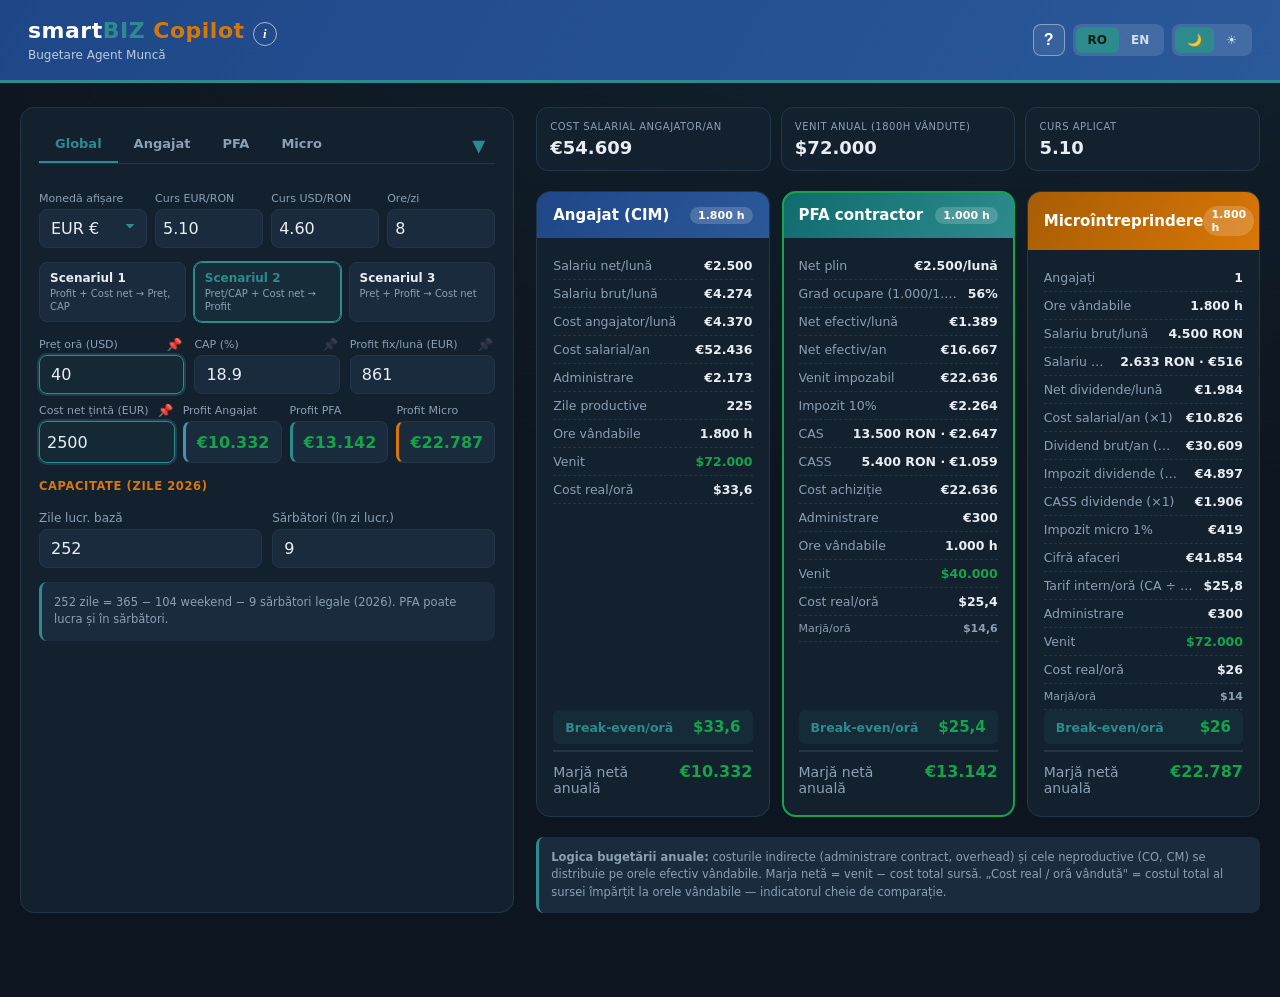
<file: private_portal/html_app/buget_manopera_v1.html>
<!DOCTYPE html>
<html lang="ro" data-theme="dark">
<head>
<meta charset="UTF-8">
<meta name="viewport" content="width=device-width, initial-scale=1.0, viewport-fit=cover">
<meta name="apple-mobile-web-app-capable" content="yes">
<meta name="format-detection" content="telephone=no">
<title>smartBIZ · Bugetare Agent Muncă</title>
<style>
  :root{
    --teal:#2D8B8E; --navy:#1F4788; --navy2:#2A5899; --navy3:#4A90B5;
    --amber:#d97706; --green:#16a34a; --red:#dc2626;
  }
  /* DARK (default) */
  [data-theme="dark"]{
    --bg:#0d1520; --panel:#13202e; --panel2:#1a2b3d; --line:#22364a;
    --txt:#e8eef4; --muted:#8aa0b4; --bgGrad:radial-gradient(1200px 600px at 80% -10%,rgba(45,139,142,.12),transparent),#0d1520;
    --headTxt:#fff; --headSub:#b9cbe0;
  }
  /* LIGHT */
  [data-theme="light"]{
    --bg:#f5f6f7; --panel:#ffffff; --panel2:#eef2f6; --line:#d8e0e8;
    --txt:#1a2b3d; --muted:#5d7387; --bgGrad:radial-gradient(1200px 600px at 80% -10%,rgba(45,139,142,.10),transparent),#f5f6f7;
    --headTxt:#fff; --headSub:#dce8f5;
  }
  *{box-sizing:border-box;margin:0;padding:0}
  body{
    font-family:'IBM Plex Sans','Segoe UI',system-ui,sans-serif;
    background:var(--bgGrad); color:var(--txt);
    min-height:100vh; min-height:-webkit-fill-available; padding:0 0 60px;
    transition:background .3s,color .3s;
  }
  header{
    background:linear-gradient(120deg,var(--navy),var(--navy2));
    padding:18px 28px;
    padding-left:max(28px,env(safe-area-inset-left));
    padding-right:max(28px,env(safe-area-inset-right));
    padding-top:max(18px,env(safe-area-inset-top));
    border-bottom:3px solid var(--teal);
    display:flex; align-items:center; justify-content:space-between; flex-wrap:wrap; gap:14px;
  }
  .brand{display:flex;align-items:center;gap:10px}
  .logo{font-size:22px;font-weight:700;letter-spacing:.5px;color:var(--headTxt)}
  .logo .biz{color:var(--teal)}.logo .co{color:var(--amber)}
  .infoBtn{
    width:24px;height:24px;border-radius:50%;border:1.5px solid rgba(255,255,255,.6);
    background:transparent;color:#fff;font-size:13px;font-weight:700;font-style:italic;
    cursor:pointer;display:inline-flex;align-items:center;justify-content:center;font-family:Georgia,serif;
  }
  .infoBtn:hover{background:rgba(255,255,255,.15)}
  .helpBtn{
    width:32px;height:32px;border-radius:8px;border:1.5px solid rgba(255,255,255,.4);
    background:rgba(255,255,255,.08);color:#fff;font-size:16px;font-weight:700;
    cursor:pointer;display:inline-flex;align-items:center;justify-content:center;
  }
  .helpBtn:hover{background:rgba(255,255,255,.2)}
  .sub{font-size:12px;color:var(--headSub);margin-top:2px}
  .ctrls{display:flex;gap:8px;align-items:center}
  .toggle{
    display:flex;background:rgba(255,255,255,.12);border-radius:8px;padding:3px;
  }
  .toggle button{
    background:transparent;border:none;color:#cfe0f0;padding:6px 12px;border-radius:6px;
    font-size:12px;font-weight:600;cursor:pointer;font-family:inherit;
  }
  .toggle button.on{background:var(--teal);color:#06210f}
  .wrap{max-width:1500px;margin:24px auto;padding:0 20px;display:grid;grid-template-columns:1fr 2fr;gap:22px}
  @media(max-width:1000px){.wrap{grid-template-columns:1fr}}
  .card{background:var(--panel);border:1px solid var(--line);border-radius:14px;padding:18px}
  .tabsRow{display:flex;align-items:center;justify-content:space-between;border-bottom:1px solid var(--line);margin-bottom:18px}
  .tabs{display:flex;gap:0;flex-wrap:wrap}
  .tab{padding:10px 16px;cursor:pointer;font-size:13px;font-weight:600;color:var(--muted);border-bottom:2px solid transparent}
  .tab.active{color:var(--teal);border-bottom-color:var(--teal)}
  .chev{font-size:26px;color:var(--teal);cursor:pointer;user-select:none;padding:4px 10px;transition:transform .25s ease;line-height:1;font-weight:700}
  .card.collapsed .chev{transform:rotate(-90deg)}
  .card.collapsed .panels{display:none}
  .card h3{font-size:11.5px;text-transform:uppercase;letter-spacing:.6px;color:var(--amber);margin:16px 0 8px;font-weight:600}
  label{display:block;font-size:12px;color:var(--muted);margin:10px 0 4px}
  input{
    width:100%;background:var(--panel2);border:1px solid var(--line);color:var(--txt);
    padding:9px 11px;border-radius:8px;font-size:16px;font-family:inherit;
    -webkit-appearance:none;appearance:none;
  }
  input:focus{outline:none;border-color:var(--teal);box-shadow:0 0 0 2px rgba(45,139,142,.25)}
  select{
    width:100%;background:var(--panel2);border:1px solid var(--line);color:var(--txt);
    padding:9px 32px 9px 11px;border-radius:8px;font-size:16px;font-family:inherit;
    -webkit-appearance:none;appearance:none;cursor:pointer;
    background-image:linear-gradient(45deg,transparent 50%,var(--teal) 50%),linear-gradient(135deg,var(--teal) 50%,transparent 50%);
    background-position:calc(100% - 16px) calc(50% - 2px),calc(100% - 11px) calc(50% - 2px);
    background-size:5px 5px,5px 5px;
    background-repeat:no-repeat;
  }
  select:focus{outline:none;border-color:var(--teal);box-shadow:0 0 0 2px rgba(45,139,142,.25)}
  input.ro{opacity:.7;cursor:not-allowed;border-style:dashed}
  .lblpin{display:flex;align-items:center;justify-content:space-between;gap:6px}
  .pin{background:none;border:none;cursor:pointer;font-size:13px;opacity:.3;filter:grayscale(1);padding:0 2px;line-height:1}
  .pin:hover{opacity:.6}
  .pin.on{opacity:1;filter:none}
  input.pinned{border-color:var(--teal);box-shadow:0 0 0 2px rgba(45,139,142,.3);background:rgba(45,139,142,.08)}
  .prow{align-items:end}
  .prow>div{display:flex;flex-direction:column}
  .prow input{height:42px}
  .pn{
    background:var(--panel2);border:1px solid var(--line);border-left-width:3px;border-radius:8px;
    padding:9px 11px;font-size:16px;font-weight:700;font-variant-numeric:tabular-nums;
    white-space:nowrap;display:flex;align-items:center;min-height:42px;height:42px;
  }
  .pn.ang{border-left-color:var(--navy3)}
  .pn.pfa{border-left-color:var(--teal)}
  .pn.mic{border-left-color:var(--amber)}
  .row2{display:grid;grid-template-columns:1fr 1fr;gap:10px}
  .scTabs{display:grid;grid-template-columns:repeat(3,1fr);gap:8px;margin:14px 0 6px}
  .scTab{
    background:var(--panel2);border:1px solid var(--line);border-radius:8px;
    padding:8px 10px;cursor:pointer;text-align:left;font-family:inherit;
    display:flex;flex-direction:column;gap:2px;transition:.15s;
  }
  .scTab b{font-size:12px;color:var(--txt);font-weight:700}
  .scTab span{font-size:10px;color:var(--muted);line-height:1.3}
  .scTab:hover{border-color:var(--teal)}
  .scTab.on{border-color:var(--teal);background:rgba(45,139,142,.12);box-shadow:0 0 0 1px var(--teal)}
  .scTab.on b{color:var(--teal)}
  @media(max-width:520px){.scTabs{grid-template-columns:1fr}}
  .row3{display:grid;grid-template-columns:1fr 1fr 1fr;gap:10px}
  .row4{display:grid;grid-template-columns:repeat(4,1fr);gap:8px;align-items:end}
  .row4>div{display:flex;flex-direction:column}
  .row4>div>label{flex:0 0 auto}
  .row4 label,.row3 label{font-size:11px;white-space:nowrap;overflow:hidden;text-overflow:ellipsis}
  .row4 input{padding:9px 7px}
  @media(max-width:380px){.row4{grid-template-columns:1fr 1fr}}
  .grid3{display:grid;grid-template-columns:repeat(3,1fr);gap:12px}
  @media(max-width:760px){.grid3{grid-template-columns:1fr}}
  .src{background:var(--panel);border:1px solid var(--line);border-radius:14px;overflow:hidden;display:flex;flex-direction:column}
  .src .top{padding:14px 16px;font-weight:700;font-size:15px;color:#fff;display:flex;justify-content:space-between;align-items:center}
  .src.ang .top{background:linear-gradient(120deg,var(--navy),var(--navy2))}
  .src.pfa .top{background:linear-gradient(120deg,#0f6b6e,var(--teal))}
  .src.mic .top{background:linear-gradient(120deg,#a85d05,var(--amber))}
  .src .body{padding:14px 16px;display:flex;flex-direction:column;flex:1}
  .li{display:flex;justify-content:space-between;align-items:baseline;font-size:12.5px;padding:6px 0;border-bottom:1px dashed var(--line);gap:10px}
  .li span:first-child{color:var(--muted);min-width:0;overflow:hidden;text-overflow:ellipsis;white-space:nowrap}
  .li .v{font-variant-numeric:tabular-nums;font-weight:600;white-space:nowrap;text-align:right;flex-shrink:0}
  .li.tot{border-bottom:none;margin-top:6px;padding-top:10px;border-top:2px solid var(--line);font-size:14px}
  .li.tot span:first-child{white-space:normal}
  .li.tot .v{font-size:16px}
  .pos{color:var(--green)} .neg{color:var(--red)}
  .badge{font-size:11px;padding:2px 8px;border-radius:20px;background:rgba(255,255,255,.18)}
  .kpi{display:grid;grid-template-columns:repeat(3,1fr);gap:10px;margin-bottom:20px}
  .kbox{background:var(--panel);border:1px solid var(--line);border-radius:12px;padding:12px 13px}
  .kbox .l{font-size:10px;text-transform:uppercase;letter-spacing:.5px;color:var(--muted);line-height:1.3}
  .kbox .n{font-size:18px;font-weight:700;margin-top:4px;font-variant-numeric:tabular-nums}
  .note{font-size:11.5px;color:var(--muted);line-height:1.5;margin-top:14px;padding:12px;background:var(--panel2);border-radius:8px;border-left:3px solid var(--teal)}
  .winner{outline:2px solid var(--green);outline-offset:-2px}
  .hide{display:none}
  .small{font-size:11px;color:var(--muted)}
  .li.be{background:rgba(45,139,142,.10);margin:auto 0 0;padding:8px 12px;border-bottom:none;border-radius:6px}
  .li.be span:first-child{color:var(--teal);font-weight:600;white-space:normal}
  .li.be .v{font-size:15px}
  /* ===== OVERLAY + MODALE ===== */
  .overlay{position:fixed;inset:0;background:rgba(0,0,0,.55);display:none;align-items:center;justify-content:center;z-index:50;padding:20px}
  .overlay.show{display:flex}

  /* modal standard (info) */
  .modal{background:var(--panel);border:1px solid var(--line);border-radius:16px;max-width:440px;width:100%;padding:22px;position:relative}
  .modal h2{font-size:16px;color:var(--teal);margin-bottom:6px}
  .modal .appname{font-size:13px;font-weight:600;color:var(--amber);margin-bottom:12px}
  .modal p{font-size:13px;line-height:1.6;color:var(--txt);margin-bottom:12px}
  .modal .fxrow{background:var(--panel2);border-radius:8px;padding:12px;font-size:13px;display:flex;justify-content:space-between;align-items:center}
  .modal .closeX{position:absolute;top:14px;right:16px;font-size:20px;color:var(--muted);cursor:pointer;background:none;border:none;z-index:3}

  /* modal lat redimensionabil (manual) — specificitate 2 clase ca să bată .modal */
  .modal.modalWide{
    max-width:94vw; width:min(900px,94vw);
    height:min(80vh,820px); max-height:92vh;
    min-width:320px; min-height:300px;
    overflow:auto; resize:both;
  }
  .modal.modalWide .closeX{position:sticky;float:right;top:0;background:var(--panel);border-radius:6px}
  @media(max-width:760px){
    #helpOverlay{padding:0}
    .modal.modalWide{
      width:100vw; max-width:100vw;
      height:100dvh; max-height:100dvh;
      border-radius:0; resize:none; padding:18px;
    }
  }

  /* conținut manual */
  .manual h2{font-size:18px}
  .manual h3{font-size:14px;color:var(--teal);margin:18px 0 8px;font-weight:700}
  .manual h4{font-size:13px;color:var(--amber);margin:14px 0 6px;font-weight:600}
  .manual p{font-size:13px;line-height:1.6;color:var(--txt);margin-bottom:10px}
  .manual ul{margin:0 0 10px 18px}
  .manual li{font-size:13px;line-height:1.6;color:var(--txt);margin-bottom:5px}
  .manual .scenario{background:var(--panel2);border-radius:8px;padding:12px 14px;margin-bottom:12px;border-left:3px solid var(--teal)}
  .manual .scenario b{color:var(--teal)}
  .manual code{background:var(--panel2);padding:1px 6px;border-radius:4px;font-size:12px;color:var(--amber)}
  .manScTabs{display:flex;gap:6px;margin:0 0 12px;flex-wrap:wrap}
  .manScTab{
    background:var(--panel2);border:1px solid var(--line);border-radius:8px;
    padding:7px 14px;cursor:pointer;font-family:inherit;font-size:12px;font-weight:600;color:var(--muted);
  }
  .manScTab:hover{border-color:var(--teal)}
  .manScTab.on{border-color:var(--teal);background:rgba(45,139,142,.12);color:var(--teal)}
</style>
</head>
<body>
<header>
  <div class="brand">
    <div>
      <div class="logo"><span>smart</span><span class="biz">BIZ</span> <span class="co">Copilot</span>
        <button class="infoBtn" id="infoBtn" title="Info">i</button>
      </div>
      <div class="sub" data-i18n="subtitle">Bugetare Agent Muncă</div>
    </div>
  </div>
  <div class="ctrls">
    <button class="helpBtn" id="helpBtn" title="Manual">?</button>
    <div class="toggle" id="langToggle">
      <button data-lang="ro" class="on">RO</button>
      <button data-lang="en">EN</button>
    </div>
    <div class="toggle" id="themeToggle">
      <button data-theme-set="dark" class="on">🌙</button>
      <button data-theme-set="light">☀️</button>
    </div>
  </div>
</header>

<div class="wrap">
  <!-- ===== PANOU PARAMETRI ===== -->
  <div class="card" id="paramCard">
    <div class="tabsRow">
      <div class="tabs">
        <div class="tab active" data-t="glob" data-i18n="tabGlobal">Global</div>
        <div class="tab" data-t="ang" data-i18n="tabEmployee">Angajat</div>
        <div class="tab" data-t="pfa" data-i18n="tabPfa">PFA</div>
        <div class="tab" data-t="mic" data-i18n="tabMicro">Micro</div>
      </div>
      <span class="chev" id="paramChev" title="Colaps">▾</span>
    </div>
    <div class="panels">
      <!-- GLOBAL -->
      <div data-p="glob">
        <div class="row4">
          <div><label data-i18n="displayCcy">Monedă afișare</label>
            <select id="ccy">
              <option value="EUR">EUR €</option>
              <option value="RON">RON</option>
              <option value="USD">USD $</option>
            </select>
          </div>
          <div><label data-i18n="fxEur">Curs EUR/RON</label><input id="fx" type="number" step="0.01" value="5.10"></div>
          <div><label data-i18n="fxUsd">Curs USD/RON</label><input id="fxUsd" type="number" step="0.01" value="4.60"></div>
          <div><label data-i18n="hpd">Ore/zi</label><input id="hpd" type="number" step="0.5" value="8"></div>
        </div>
        <div class="scTabs">
          <button class="scTab" data-sc="1" data-anchors="profit,net"><b data-i18n="sc1">Scenariul 1</b><span data-i18n="sc1d">Profit + Cost net → Preț, CAP</span></button>
          <button class="scTab" data-sc="2" data-anchors="cap,net"><b data-i18n="sc2">Scenariul 2</b><span data-i18n="sc2d">Preț/CAP + Cost net → Profit</span></button>
          <button class="scTab" data-sc="3" data-anchors="price,profit"><b data-i18n="sc3">Scenariul 3</b><span data-i18n="sc3d">Preț + Profit → Cost net</span></button>
        </div>
        <div class="row3">
          <div><label class="lblpin"><span id="priceLbl" data-i18n="price">Preț oră</span><button class="pin" data-pin="price" title="Fixează">📌</button></label><input id="price" type="number" step="1" value="40"></div>
          <div><label class="lblpin"><span data-i18n="cap">CAP (%)</span><button class="pin" data-pin="cap" title="Fixează">📌</button></label><input id="cap" type="number" step="1"></div>
          <div><label class="lblpin"><span id="profitFixLbl" data-i18n="profitFix">Profit fix/lună</span><button class="pin" data-pin="profit" title="Fixează">📌</button></label><input id="profitFix" type="number" step="100"></div>
        </div>
        <div class="row4 prow">
          <div><label class="lblpin"><span id="netTargetLbl" data-i18n="netTarget">Cost net țintă</span><button class="pin" data-pin="net" title="Fixează">📌</button></label><input id="netGlobal" type="number" value="2500"></div>
          <div><label data-i18n="profitAng">Profit Angajat</label><div class="pn ang" id="pAng">—</div></div>
          <div><label data-i18n="profitPfa">Profit PFA</label><div class="pn pfa" id="pPfa">—</div></div>
          <div><label data-i18n="profitMic">Profit Micro</label><div class="pn mic" id="pMic">—</div></div>
        </div>
        <h3 data-i18n="capacity">Capacitate (zile 2026)</h3>
        <div class="row2">
          <div><label data-i18n="baseDays">Zile lucr. bază</label><input id="baseDays" type="number" value="252"></div>
          <div><label data-i18n="holid">Sărbători (în zi lucr.)</label><input id="holid" type="number" value="9"></div>
        </div>
        <div class="note" data-i18n="noteGlobal">252 zile = 365 − 104 weekend − 9 sărbători legale (2026). PFA poate lucra și în sărbători.</div>
      </div>

      <!-- ANGAJAT -->
      <div data-p="ang" class="hide">
        <h3 data-i18n="contribRo">Salariu net & contribuții RO 2026</h3>
        <div class="row4">
          <div><label id="netSalLbl" data-i18n="netSal">Net lunar</label><input id="netSal" type="number" value="2500" readonly class="ro"></div>
          <div><label>CAS</label><input id="cas" type="number" step="0.1" value="25"></div>
          <div><label>CASS</label><input id="cass" type="number" step="0.1" value="10"></div>
          <div><label data-i18n="incomeTax">Impozit</label><input id="impv" type="number" step="0.1" value="10"></div>
        </div>
        <h3 data-i18n="nonprodDays">CAM & zile neproductive / an</h3>
        <div class="row4">
          <div><label data-i18n="cam">CAM</label><input id="cam" type="number" step="0.01" value="2.25"></div>
          <div><label data-i18n="co">CO</label><input id="co" type="number" value="21"></div>
          <div><label data-i18n="cm">CM</label><input id="cm" type="number" value="5"></div>
          <div><label data-i18n="otherDays">Alte libere</label><input id="extra" type="number" value="1"></div>
        </div>
        <h3 data-i18n="adminContract">Administrare contract</h3>
        <div class="row2">
          <div><label id="fixCostLbl" data-i18n="fixCost">Cost fix anual</label><input id="admFix" type="number" value="600"></div>
          <div><label data-i18n="pctSal">% din cost salarial</label><input id="admPct" type="number" step="0.5" value="3"></div>
        </div>
      </div>

      <!-- PFA -->
      <div data-p="pfa" class="hide">
        <h3 data-i18n="pfaRegime">Regim: SISTEM REAL (IT nu are normă de venit)</h3>
        <div class="row4">
          <div><label id="pfaNetLbl" data-i18n="pfaNet">Net</label><input id="pfaNet" type="number" value="2500" readonly class="ro"></div>
          <div><label data-i18n="pfaH">Ore max/an</label><input id="pfaH" type="number" value="1000"></div>
          <div><label data-i18n="incomeTaxPct">Impozit %</label><input id="pfaImp" type="number" step="0.1" value="10"></div>
          <div><label data-i18n="minWage">Sal. min RON</label><input id="salMin" type="number" value="4050"></div>
        </div>
        <div class="row3">
          <div><label data-i18n="casBase">CAS (%)</label><input id="pfaCas" type="number" step="0.1" value="25"></div>
          <div><label data-i18n="cassBase">CASS (%)</label><input id="pfaCass" type="number" step="0.1" value="10"></div>
          <div><label id="pfaAdmLbl" data-i18n="adminAgent">Admin/an</label><input id="pfaAdm" type="number" value="300"></div>
        </div>
        <div class="note" data-i18n="notePfa">Sistem real: impozit 10% pe venitul net efectiv facturat; CAS/CASS pe plafonul de 24 salarii minime. Netul și taxele se atribuie proporțional cu gradul de ocupare (restul orelor PFA le acoperă din alți clienți). Activitățile IT/software nu au normă de venit în nomenclatorul DGRFP.</div>
      </div>

      <!-- MICRO -->
      <div data-p="mic" class="hide">
        <h3 data-i18n="micSalary">Persoane, venit net & salariu</h3>
        <div class="row4">
          <div><label data-i18n="micEmp">Angajați</label><input id="micEmp" type="number" value="1"></div>
          <div><label id="micNetLbl" data-i18n="micNet">Net</label><input id="micNet" type="number" value="2500" readonly class="ro"></div>
          <div><label data-i18n="grossSal">Sal. brut RON</label><input id="micSalBrut" type="number" value="4500"></div>
          <div><label data-i18n="minWageLegal">Sal. min RON</label><input id="salMinMic" type="number" value="4050"></div>
        </div>
        <h3 data-i18n="dividends">Dividende, impozit micro & administrare</h3>
        <div class="row4">
          <div><label data-i18n="divTax">Imp. div %</label><input id="micDiv" type="number" step="0.1" value="16"></div>
          <div><label data-i18n="cassDiv">CASS div %</label><input id="micCassDiv" type="number" step="0.1" value="10"></div>
          <div><label data-i18n="microTax">Imp. micro %</label><input id="micTax" type="number" step="0.1" value="1"></div>
          <div><label id="micAdmLbl" data-i18n="adminYear">Admin/an</label><input id="micAdm" type="number" value="300"></div>
        </div>
        <div class="note" data-i18n="noteMicro">Venitul net se compune din salariu minim net + dividende net. Costul de achiziție = cifra de afaceri pe care micro trebuie s-o factureze pentru a acoperi: salariu+taxe salariale, impozit micro 1% pe CA, impozit dividende 16% și CASS 10% pe 24×salariu minim (dacă dividendele depășesc pragul). Capacitate = nr. angajați × zile productive (ca la angajat propriu).</div>
      </div>
    </div>
  </div>

  <!-- ===== REZULTATE ===== -->
  <div>
    <div class="kpi">
      <div class="kbox"><div class="l" data-i18n="kpiCost">Cost salarial angajator/an</div><div class="n" id="kAngCost">—</div></div>
      <div class="kbox"><div class="l" data-i18n="kpiRev">Venit anual (1800h vândute)</div><div class="n" id="kRev">—</div></div>
      <div class="kbox"><div class="l" data-i18n="kpiFx">Curs aplicat</div><div class="n" id="kFx">5.10</div></div>
    </div>

    <div class="grid3">
      <div class="src ang" id="cardAng">
        <div class="top"><span data-i18n="cardEmployee">Angajat (CIM)</span> <span class="badge" id="angBadge">—</span></div>
        <div class="body" id="angBody"></div>
      </div>
      <div class="src pfa" id="cardPfa">
        <div class="top"><span data-i18n="cardPfa">PFA contractor</span> <span class="badge" id="pfaBadge">—</span></div>
        <div class="body" id="pfaBody"></div>
      </div>
      <div class="src mic" id="cardMic">
        <div class="top"><span data-i18n="cardMicro">Microîntreprindere</span> <span class="badge" id="micBadge">—</span></div>
        <div class="body" id="micBody"></div>
      </div>
    </div>

    <div class="note" style="margin-top:20px" data-i18n="logicNote"><b>Logica bugetării anuale:</b> costurile indirecte (administrare contract, overhead) și cele neproductive (CO, CM) se distribuie pe orele efectiv vândabile. Marja netă = venit − cost total sursă. „Cost real / oră vândută" = costul total al sursei împărțit la orele vândabile — indicatorul cheie de comparație.</div>
  </div>
</div>

<!-- ===== MODAL INFO ===== -->
<div class="overlay" id="infoOverlay">
  <div class="modal">
    <button class="closeX" id="closeInfo">×</button>
    <h2 data-i18n="modalTitle">Capacitate de producție manoperă calificată</h2>
    <div class="appname">smartBIZ Copilot · <span data-i18n="subtitle">Bugetare Agent Muncă</span></div>
    <p data-i18n="modalDesc">Aplicație de bugetare anuală pentru un agent care vinde ore de manoperă calificată de dezvoltare software. Compară trei surse de capacitate — angajat propriu, contractor PFA și microîntreprindere — calculând costul real pe oră, pragul de rentabilitate și marja netă, plecând de la un venit net țintă identic per persoană.</p>
    <div class="fxrow">
      <span data-i18n="fxLabel">Curs valutar aplicat</span>
      <b><span id="modalFx">5.10</span> RON / EUR</b>
    </div>
  </div>
</div>

<!-- ===== MODAL MANUAL ===== -->
<div class="overlay" id="helpOverlay">
  <div class="modal modalWide">
    <button class="closeX" id="closeHelp">×</button>
    <div class="manual" id="manualBody"></div>
  </div>
</div>

<script>
const $=id=>document.getElementById(id);
const ron=v=>v.toLocaleString('ro-RO',{maximumFractionDigits:0});
// moneda de afișare aleasă + cursuri (în RON). Valorile interne sunt în EUR.
let CCY='EUR', FX_EUR=5.10, FX_USD=4.60;
const CCY_SYM={EUR:'€',RON:' RON',USD:'$'};
// converteste o valoare EUR in moneda aleasa si o formateaza (pt costuri)
function eur(vEur){
  let v=vEur, sym=CCY_SYM[CCY];
  if(CCY==='RON'){ v=vEur*FX_EUR; }
  else if(CCY==='USD'){ v=vEur*FX_EUR/FX_USD; } // EUR->RON->USD
  const num=v.toLocaleString('ro-RO',{maximumFractionDigits:0});
  return CCY==='RON' ? num+sym : sym+num;
}
// valori legate de pret (venit, pret/ora, break-even, marja/ora, tarif/ora) — MEREU in USD
function usd(vEur){
  const v=vEur*FX_EUR/FX_USD; // EUR->RON->USD
  return '$'+v.toLocaleString('ro-RO',{maximumFractionDigits:0});
}
// varianta cu zecimale pt valori mici (pret/ora, break-even/ora)
function usd2(vEur){
  const v=vEur*FX_EUR/FX_USD;
  return '$'+v.toLocaleString('ro-RO',{maximumFractionDigits:1});
}
const h0=v=>v.toLocaleString('ro-RO',{maximumFractionDigits:0});

// ===== I18N =====
const I18N={
  ro:{
    subtitle:'Bugetare Agent Muncă',
    tabGlobal:'Global',tabEmployee:'Angajat',tabPfa:'PFA',tabMicro:'Micro',
    fx:'Curs EUR/RON',price:'Preț oră',hpd:'Ore/zi',
    displayCcy:'Monedă afișare',fxEur:'Curs EUR/RON',fxUsd:'Curs USD/RON',
    sc1:'Scenariul 1',sc1d:'Profit + Cost net → Preț, CAP',
    sc2:'Scenariul 2',sc2d:'Preț/CAP + Cost net → Profit',
    sc3:'Scenariul 3',sc3d:'Preț + Profit → Cost net',
    cap:'CAP (%)',profitFix:'Profit fix/lună',
    netTarget:'Cost net țintă',
    profitAng:'Profit Angajat',profitPfa:'Profit PFA',profitMic:'Profit Micro',
    capacity:'Capacitate (zile 2026)',baseDays:'Zile lucr. bază',holid:'Sărbători (în zi lucr.)',
    noteGlobal:'252 zile = 365 − 104 weekend − 9 sărbători legale (2026). PFA poate lucra și în sărbători.',
    netSal:'Net lunar',contribRo:'Salariu net & contribuții RO 2026',
    incomeTax:'Impozit',cam:'CAM',nonprodDays:'CAM & zile neproductive / an',
    co:'CO',cm:'CM',otherDays:'Alte libere',adminContract:'Administrare contract',
    fixCost:'Cost fix anual',pctSal:'% din cost salarial',
    pfaNet:'Net',pfaH:'Ore max/an',
    pfaRegime:'Regim: SISTEM REAL (IT nu are normă de venit)',incomeTaxPct:'Impozit %',
    minWage:'Sal. min RON',casBase:'CAS (%)',cassBase:'CASS (%)',
    adminAgent:'Admin/an',
    notePfa:'Sistem real: impozit 10% pe venitul net efectiv facturat; CAS/CASS pe plafonul de 24 salarii minime. Netul și taxele se atribuie proporțional cu gradul de ocupare (restul orelor PFA le acoperă din alți clienți). Activitățile IT/software nu au normă de venit în nomenclatorul DGRFP.',
    micEmp:'Angajați',micNet:'Net',
    micSalary:'Persoane, venit net & salariu',grossSal:'Sal. brut RON',minWageLegal:'Sal. min RON',
    dividends:'Dividende, impozit micro & administrare',divTax:'Imp. div %',cassDiv:'CASS div %',
    microTaxAdmin:'Impozit micro & administrare',microTax:'Imp. micro %',adminYear:'Admin/an',
    noteMicro:'Venitul net se compune din salariu minim net + dividende net. Costul de achiziție = cifra de afaceri pe care micro trebuie s-o factureze pentru a acoperi: salariu+taxe salariale, impozit micro 1% pe CA, impozit dividende 16% și CASS 10% pe 24×salariu minim (dacă dividendele depășesc pragul). Capacitate = nr. angajați × zile productive (ca la angajat propriu).',
    kpiCost:'Cost salarial angajator/an',kpiRev:'Venit anual (1800h vândute)',kpiFx:'Curs aplicat',
    cardEmployee:'Angajat (CIM)',cardPfa:'PFA contractor',cardMicro:'Microîntreprindere',
    logicNote:'<b>Logica bugetării anuale:</b> costurile indirecte (administrare contract, overhead) și cele neproductive (CO, CM) se distribuie pe orele efectiv vândabile. Marja netă = venit − cost total sursă. „Cost real / oră vândută" = costul total al sursei împărțit la orele vândabile — indicatorul cheie de comparație.',
    modalTitle:'Capacitate de producție manoperă calificată',
    modalDesc:'Aplicație de bugetare anuală pentru un agent care vinde ore de manoperă calificată de dezvoltare software. Compară trei surse de capacitate — angajat propriu, contractor PFA și microîntreprindere — calculând costul real pe oră, pragul de rentabilitate și marja netă, plecând de la un venit net țintă identic per persoană.',
    fxLabel:'Curs valutar aplicat',
    manTitle:'Manual de utilizare',
    manIntro:`
      <p>Aplicația compară trei moduri de a obține ore de manoperă (Angajat, PFA, Microîntreprindere) și reconciliază patru mărimi legate între ele prin pictograma 📌 (pin) de lângă fiecare câmp.</p>
      <h3>Cele 4 mărimi reconciliabile</h3>
      <ul>
        <li><b>Cost net țintă</b> — netul lunar „în mână" al persoanei.</li>
        <li><b>Preț oră</b> — tariful facturat clientului (mereu în USD).</li>
        <li><b>CAP</b> — adaosul comercial procentual peste cost.</li>
        <li><b>Profit fix/lună</b> — marja netă lunară a angajatului (×12 = marja anuală).</li>
      </ul>
      <h3>Cum funcționează pinul (blocarea)</h3>
      <p>Fixezi <b>două</b> din cele patru mărimi cu 📌. Acestea rămân constante, iar celelalte două se recalculează automat. Câmpul fixat e evidențiat cu contur teal. Când dai pin pe o mărime nouă, cea mai veche din pereche se eliberează.</p>`,
    manScTab1:'Scenariul 1',manScTab2:'Scenariul 2',manScTab3:'Scenariul 3',
    manSc1:`
      <div class="scenario">
        <p><b>Scenariul 1 — fixezi Profit fix + Cost net</b></p>
        <p>Pleci de la cât vrei să câștige angajatul și de la netul lui. Aplicația calculează <b>Prețul/oră</b> și <b>CAP</b> necesare.</p>
        <p style="color:var(--muted)">Răspunde la întrebarea: „Ce tarif să cer ca să scot profitul dorit?"</p>
      </div>`,
    manSc2:`
      <div class="scenario">
        <p><b>Scenariul 2 — fixezi CAP (sau Preț) + Cost net</b></p>
        <p>Pleci de la adaosul comercial (sau tariful) și netul angajatului. Aplicația calculează <b>Marja netă/lună</b> rezultată.</p>
        <p style="color:var(--muted)">Răspunde la întrebarea: „La adaosul/tariful ăsta, cât profit iese?"</p>
      </div>`,
    manSc3:`
      <div class="scenario">
        <p><b>Scenariul 3 — fixezi Preț + Profit fix</b></p>
        <p>Pleci de la tariful pieței și profitul dorit. Aplicația calculează prin <b>reverse</b> <b>Costul net țintă</b> (cât îți permiți să plătești net angajatului) și CAP-ul.</p>
        <p style="color:var(--muted)">Răspunde la întrebarea: „Cu tariful ăsta și profitul ăsta, ce salariu net pot susține?"</p>
      </div>`,
    manRest:`
      <h3>Parametri independenți</h3>
      <p>Restul câmpurilor (contribuții, ore/zi, zile lucrătoare, CO/CM, cursuri valutare, taxe PFA/micro) <b>nu</b> se reconciliază — sunt date de intrare care ajustează rezultatul în oricare scenariu. Când le modifici, cele două mărimi ne-fixate se recalculează păstrând ancorele.</p>
      <h3>Monede</h3>
      <ul>
        <li>Costurile și profitul — în moneda selectată sus (<code>EUR / RON / USD</code>).</li>
        <li>Prețul/oră și veniturile — <b>mereu în USD</b> (clientul e din SUA).</li>
        <li>Salariile brute/minime — în RON (valori legale românești).</li>
      </ul>
      <h3>Cardurile de rezultate</h3>
      <p>Cele trei carduri (Angajat, PFA, Micro) arată defalcarea costurilor, pragul de rentabilitate (break-even/oră) și marja netă anuală. Cardul cu cea mai bună marjă pe oră e evidențiat cu contur verde.</p>`,
    // randuri rezultate
    rSalNet:'Salariu net/lună',rSalBrut:'Salariu brut/lună',rCostLun:'Cost angajator/lună',
    rCostSalAn:'Cost salarial/an',rAdmin:'Administrare',rZileProd:'Zile productive',
    rOre:'Ore vândabile',rVenit:'Venit',rCostH:'Cost real/oră',
    rBreakeven:'Break-even/oră',rMarja:'Marjă netă anuală',
    rNetPlin:'Net plin',rGrad:'Grad ocupare',rNetLun:'Net efectiv/lună',rNetAn:'Net efectiv/an',
    rVenitImp:'Venit impozabil',rImp10:'Impozit 10%',rCAS:'CAS',
    rCASS:'CASS',rCostMan:'Cost achiziție',rOrePlaf:'Ore vândabile',
    rMarjaH:'Marjă/oră',rAngMic:'Angajați',rSalBrutL:'Salariu brut/lună',rSalNetL:'Salariu net/lună',
    rNetDiv:'Net dividende/lună',rCostSal:'Cost salarial/an',rDivBrut:'Dividend brut/an',
    rImpDiv:'Impozit dividende',rCASSDiv:'CASS dividende',rImpMic:'Impozit micro 1%',
    rCA:'Cifră afaceri',rTarif:'Tarif intern/oră'
  },
  en:{
    subtitle:'Labor Agent Budgeting',
    tabGlobal:'Global',tabEmployee:'Employee',tabPfa:'Freelancer',tabMicro:'Micro-co.',
    fx:'EUR/RON rate',price:'Hour price',hpd:'Hours/day',
    displayCcy:'Display currency',fxEur:'EUR/RON rate',fxUsd:'USD/RON rate',
    sc1:'Scenario 1',sc1d:'Profit + Net cost → Price, CAP',
    sc2:'Scenario 2',sc2d:'Price/CAP + Net cost → Profit',
    sc3:'Scenario 3',sc3d:'Price + Profit → Net cost',
    cap:'Markup (CAP) %',profitFix:'Fixed profit/month',
    netTarget:'Target net cost',
    profitAng:'Profit Employee',profitPfa:'Profit Freelancer',profitMic:'Profit Micro',
    capacity:'Capacity (2026 days)',baseDays:'Base working days',holid:'Holidays (workday)',
    noteGlobal:'252 days = 365 − 104 weekend − 9 legal holidays (2026). A freelancer may work on holidays too.',
    netSal:'Net monthly',contribRo:'Net salary & RO 2026 contributions',
    incomeTax:'Income tax',cam:'Work ins. (CAM)',nonprodDays:'Work ins. (CAM) & non-productive days / year',
    co:'Leave (CO)',cm:'Sick (CM)',otherDays:'Other off',adminContract:'Contract administration',
    fixCost:'Fixed annual cost',pctSal:'% of salary cost',
    pfaNet:'Net',pfaH:'Max h/year',
    pfaRegime:'Regime: REAL SYSTEM (IT has no income norm)',incomeTaxPct:'Tax %',
    minWage:'Min wage RON',casBase:'Pension (CAS) %',cassBase:'Health (CASS) %',
    adminAgent:'Admin/year',
    notePfa:'Real system: 10% tax on actual net invoiced income; pension/health on the cap of 24 minimum wages. Net and taxes are allocated proportionally to the occupancy rate (the freelancer covers the rest from other clients). IT/software activities have no income norm in the tax authority nomenclature.',
    micEmp:'Employees',micNet:'Net',
    micSalary:'People, net income & salary',grossSal:'Gross sal. RON',minWageLegal:'Min wage RON',
    dividends:'Dividends, micro tax & administration',divTax:'Div. tax %',cassDiv:'Health (CASS) div %',
    microTaxAdmin:'Micro tax & administration',microTax:'Micro tax %',adminYear:'Admin/yr',
    noteMicro:'Net income = minimum net salary + net dividends. Acquisition cost = the turnover the micro-company must invoice to cover: salary+payroll taxes, 1% micro tax on turnover, 16% dividend tax and 10% health on 24×minimum wage (if dividends exceed the threshold). Capacity = employees × productive days (as for an own employee).',
    kpiCost:'Employer salary cost/year',kpiRev:'Annual revenue (1800h sold)',kpiFx:'Applied rate',
    cardEmployee:'Employee (contract)',cardPfa:'Freelancer (PFA)',cardMicro:'Micro-company',
    logicNote:'<b>Annual budgeting logic:</b> indirect costs (contract admin, overhead) and non-productive ones (leave, sick days) are spread over the actually sellable hours. Net margin = revenue − total source cost. "Real cost / sold hour" = total source cost divided by sellable hours — the key comparison metric.',
    modalTitle:'Skilled Labor Production Capacity',
    modalDesc:'An annual budgeting tool for an agent who sells hours of skilled software-development labor. It compares three capacity sources — own employee, freelancer (PFA) and micro-company — computing the real cost per hour, the break-even price and the net margin, all starting from an identical target net income per person.',
    fxLabel:'Applied exchange rate',
    manTitle:'User manual',
    manIntro:`
      <p>The app compares three ways to obtain labor hours (Employee, Freelancer/PFA, Micro-company) and reconciles four interlinked figures via the 📌 (pin) icon next to each field.</p>
      <h3>The 4 reconcilable figures</h3>
      <ul>
        <li><b>Target net cost</b> — the person's monthly take-home net.</li>
        <li><b>Hour price</b> — the rate billed to the client (always in USD).</li>
        <li><b>CAP</b> — the percentage commercial markup over cost.</li>
        <li><b>Fixed profit/month</b> — the employee's monthly net margin (×12 = annual margin).</li>
      </ul>
      <h3>How pinning (locking) works</h3>
      <p>You fix <b>two</b> of the four figures with 📌. They stay constant while the other two recalculate automatically. The pinned field is highlighted with a teal border. Pinning a new figure releases the oldest one in the pair.</p>`,
    manScTab1:'Scenario 1',manScTab2:'Scenario 2',manScTab3:'Scenario 3',
    manSc1:`
      <div class="scenario">
        <p><b>Scenario 1 — fix Fixed profit + Target net</b></p>
        <p>Start from how much the employee should earn and their net. The app computes the required <b>Hour price</b> and <b>CAP</b>.</p>
        <p style="color:var(--muted)">Answers: "What rate must I charge to make the profit I want?"</p>
      </div>`,
    manSc2:`
      <div class="scenario">
        <p><b>Scenario 2 — fix CAP (or Price) + Target net</b></p>
        <p>Start from the markup (or rate) and the employee's net. The app computes the resulting <b>Net margin/month</b>.</p>
        <p style="color:var(--muted)">Answers: "At this markup/rate, what profit comes out?"</p>
      </div>`,
    manSc3:`
      <div class="scenario">
        <p><b>Scenario 3 — fix Price + Fixed profit</b></p>
        <p>Start from the market rate and desired profit. The app <b>reverse-computes</b> the <b>Target net cost</b> (the net salary you can afford) and the CAP.</p>
        <p style="color:var(--muted)">Answers: "With this rate and profit, what net salary can I sustain?"</p>
      </div>`,
    manRest:`
      <h3>Independent parameters</h3>
      <p>The other fields (contributions, hours/day, working days, leave/sick, exchange rates, PFA/micro taxes) are <b>not</b> reconciled — they are inputs that adjust the result in any scenario. When you change them, the two non-pinned figures recalculate while keeping the anchors fixed.</p>
      <h3>Currencies</h3>
      <ul>
        <li>Costs and profit — in the currency selected at the top (<code>EUR / RON / USD</code>).</li>
        <li>Hour price and revenues — <b>always in USD</b> (the client is US-based).</li>
        <li>Gross/minimum wages — in RON (Romanian legal values).</li>
      </ul>
      <h3>Result cards</h3>
      <p>The three cards (Employee, Freelancer, Micro) show the cost breakdown, the break-even price per hour and the annual net margin. The card with the best margin per hour is highlighted with a green border.</p>`,
    rSalNet:'Net salary/month',rSalBrut:'Gross salary/month',rCostLun:'Employer cost/month',
    rCostSalAn:'Salary cost/year',rAdmin:'Administration',rZileProd:'Productive days',
    rOre:'Sellable hours',rVenit:'Revenue',rCostH:'Real cost/hour',
    rBreakeven:'Break-even/hour',rMarja:'Annual net margin',
    rNetPlin:'Full net',rGrad:'Occupancy rate',rNetLun:'Effective net/month',rNetAn:'Effective net/year',
    rVenitImp:'Taxable income',rImp10:'10% tax',rCAS:'Pension (CAS)',
    rCASS:'Health (CASS)',rCostMan:'Acquisition cost',rOrePlaf:'Sellable hours',
    rMarjaH:'Margin/hour',rAngMic:'Employees',rSalBrutL:'Gross salary/month',rSalNetL:'Net salary/month',
    rNetDiv:'Net dividends/month',rCostSal:'Salary cost/year',rDivBrut:'Gross dividend/year',
    rImpDiv:'Dividend tax',rCASSDiv:'Dividend health (CASS)',rImpMic:'Micro tax 1%',
    rCA:'Turnover (CA)',rTarif:'Internal rate/hour'
  }
};
let LANG='ro';
function t(k){return (I18N[LANG][k]!==undefined?I18N[LANG][k]:k);}

// scenariul activ în manual (1/2/3)
let manScActive=1;
function renderManual(){
  const sc=manScActive;
  $('manualBody').innerHTML=`
    <h2 style="color:var(--teal);margin-bottom:4px">${t('manTitle')}</h2>
    <p style="color:var(--muted);font-size:12px;margin-bottom:14px">smartBIZ Copilot · ${t('subtitle')}</p>
    ${t('manIntro')}
    <h3>${LANG==='ro'?'Cele 3 scenarii':'The 3 scenarios'}</h3>
    <div class="manScTabs">
      <button class="manScTab${sc===1?' on':''}" data-msc="1">${t('manScTab1')}</button>
      <button class="manScTab${sc===2?' on':''}" data-msc="2">${t('manScTab2')}</button>
      <button class="manScTab${sc===3?' on':''}" data-msc="3">${t('manScTab3')}</button>
    </div>
    <div id="manScBody">${t('manSc'+sc)}</div>
    ${t('manRest')}`;
  // handler taburi scenarii din manual
  $('manualBody').querySelectorAll('.manScTab').forEach(b=>b.onclick=()=>{
    manScActive=+b.dataset.msc;
    renderManual();
  });
}

function applyLang(){
  document.documentElement.lang=LANG;
  document.querySelectorAll('[data-i18n]').forEach(el=>{
    el.innerHTML=t(el.dataset.i18n);
  });
  // dacă manualul e deschis, reîncarcă-l în noua limbă (păstrând scenariul activ)
  if($('helpOverlay').classList.contains('show')) renderManual();
  calc();
}

// lang toggle
document.querySelectorAll('#langToggle button').forEach(b=>b.onclick=()=>{
  LANG=b.dataset.lang;
  document.querySelectorAll('#langToggle button').forEach(x=>x.classList.remove('on'));
  b.classList.add('on');
  applyLang();
});
// theme toggle
document.querySelectorAll('#themeToggle button').forEach(b=>b.onclick=()=>{
  document.documentElement.setAttribute('data-theme',b.dataset.themeSet);
  document.querySelectorAll('#themeToggle button').forEach(x=>x.classList.remove('on'));
  b.classList.add('on');
});
// info modal
$('infoBtn').onclick=()=>$('infoOverlay').classList.add('show');
$('closeInfo').onclick=()=>$('infoOverlay').classList.remove('show');
$('infoOverlay').onclick=e=>{if(e.target===$('infoOverlay'))$('infoOverlay').classList.remove('show');};
// modal manual
$('helpBtn').onclick=()=>{ renderManual(); $('helpOverlay').classList.add('show'); };
$('closeHelp').onclick=()=>$('helpOverlay').classList.remove('show');
// închide doar dacă atât mousedown cât și mouseup s-au produs pe overlay (nu la resize/drag din modal)
let helpDownOnOverlay=false;
$('helpOverlay').addEventListener('mousedown',e=>{ helpDownOnOverlay=(e.target===$('helpOverlay')); });
$('helpOverlay').addEventListener('mouseup',e=>{
  if(helpDownOnOverlay && e.target===$('helpOverlay')) $('helpOverlay').classList.remove('show');
  helpDownOnOverlay=false;
});

// chevron colaps (pe linia taburilor; ascunde doar .panels)
$('paramChev').onclick=()=>$('paramCard').classList.toggle('collapsed');

// tabs
document.querySelectorAll('.tab').forEach(tb=>tb.onclick=()=>{
  document.querySelectorAll('.tab').forEach(x=>x.classList.remove('active'));
  tb.classList.add('active');
  document.querySelectorAll('[data-p]').forEach(p=>p.classList.add('hide'));
  document.querySelector('[data-p="'+tb.dataset.t+'"]').classList.remove('hide');
});

const ids=['fx','fxUsd','hpd','netGlobal','baseDays','holid','cas','cass','impv','cam','co','cm','extra','admFix','admPct','pfaH','pfaImp','salMin','pfaCas','pfaCass','pfaAdm','micEmp','micSalBrut','salMinMic','micDiv','micCassDiv','micTax','micAdm'];
ids.forEach(id=>$(id).addEventListener('input',()=>{ lastEdited='price'; calc(); }));
$('ccy').addEventListener('change',()=>{ lastEdited='price'; calc(); });

// costul/oră maxim dintre cele 3 surse (actualizat la finalul calc)
let costMax=0;
// baza angajat pt profit fix
let cheapestCost=0, cheapestHours=1;

// === RECONCILIERE: 2 ancore fixate din {net, price, cap, profit} ===
// Câmpul de afară (net/price/cap/profit) — restul se derivă.
// Scenarii: {profit,net}->price,cap | {cap|price,net}->profit | {price,profit}->net,cap
let anchors=['net','price']; // implicit: net + preț fixate, restul derivat

const ID={net:'netGlobal',price:'price',cap:'cap',profit:'profitFix'};

function refreshPinUI(){
  document.querySelectorAll('.pin').forEach(x=>x.classList.toggle('on',anchors.includes(x.dataset.pin)));
  Object.keys(ID).forEach(k=>$(ID[k]).classList.toggle('pinned',anchors.includes(k)));
  // marchează tabul de scenariu care corespunde perechii curente de ancore
  const cur=[...anchors].sort().join(',');
  document.querySelectorAll('.scTab').forEach(tab=>{
    const sc=tab.dataset.sc;
    let match=false;
    if(sc==='1') match=(cur==='net,profit');
    else if(sc==='2') match=(cur==='cap,net'||cur==='net,price'); // ambele variante
    else if(sc==='3') match=(cur==='price,profit');
    tab.classList.toggle('on',match);
  });
}

// taburi scenarii: setează direct perechea de ancore
document.querySelectorAll('.scTab').forEach(tab=>tab.onclick=()=>{
  anchors=tab.dataset.anchors.split(',');
  refreshPinUI();
  calc();
});

// helper conversie moneda aleasa -> EUR (invers fata de afisare)
function toEur(vCcy){
  if(CCY==='RON') return vCcy/FX_EUR;
  if(CCY==='USD') return vCcy*FX_USD/FX_EUR;
  return vCcy;
}
// helper EUR -> USD (prețul în input e în USD)
function eurToUsd(vEur){ return vEur*FX_EUR/FX_USD; }

// editarea unui câmp îl promovează la ancoră (înlocuind cea mai veche)
function promote(field){
  if(!anchors.includes(field)){
    anchors=[anchors[1],field]; // păstrează ultimele 2
    refreshPinUI();
  }
}
$('price').addEventListener('input',()=>{ promote('price'); calc(); });
$('cap').addEventListener('input',()=>{ promote('cap'); calc(); });
$('profitFix').addEventListener('input',()=>{ promote('profit'); calc(); });
$('netGlobal').addEventListener('input',()=>{ promote('net'); calc(); });

// click pe pin: fixează acel câmp ca ancoră (înlocuind cea mai veche)
document.querySelectorAll('.pin').forEach(b=>b.onclick=()=>{
  const f=b.dataset.pin;
  if(anchors.includes(f)) return; // deja ancoră
  anchors=[anchors[1],f];
  refreshPinUI();
  calc();
});

function val(id){return parseFloat($(id).value)||0;}

function calc(){
  // moneda de afișare + cursuri globale
  CCY=$('ccy').value;
  FX_EUR=val('fx')||5.10;
  FX_USD=val('fxUsd')||4.60;

  const hpd=val('hpd'), baseDays=val('baseDays');
  $('modalFx').textContent=FX_EUR.toFixed(2); $('kFx').textContent=FX_EUR.toFixed(2);

  // parametri salariali angajat
  const cas=val('cas')/100, cass=val('cass')/100, impv=val('impv')/100, cam=val('cam')/100;
  const factor=(1-cas-cass)*(1-impv);
  const admFix=toEur(val('admFix')), admPct=val('admPct')/100;
  const zileProdAng=baseDays-val('co')-val('cm')-val('extra');
  const hAng=zileProdAng*hpd;

  // cost total angajator (anual) din netul lunar (EUR) și invers
  function costFromNet(netLunar){
    const brut=netLunar/factor;
    const costSal=brut*(1+cam)*12;
    return costSal*(1+admPct)+admFix;        // costAngTotal
  }
  function netFromCost(costTot){
    const costSal=(costTot-admFix)/(1+admPct);
    const brut=costSal/12/(1+cam);
    return brut*factor;                       // net lunar
  }

  // === RECONCILIERE celor 4 variabile (pe ANGAJAT) ===
  // valori curente în EUR (price & profit & net) — net & profit în moneda aleasă, price în USD
  let netEur=toEur(val('netGlobal'));         // cost net țintă lunar (EUR)
  let priceEur=val('price')*FX_USD/FX_EUR;    // preț/oră (EUR)
  let capV=val('cap');                        // %
  let marginEur=toEur(val('profitFix'));      // marjă netă lunară (EUR)

  const A=anchors;
  const has=(x)=>A.includes(x);

  // Scenariul 3: {price, profit} fixate -> derivă net (reverse din cost) și cap
  if(has('price') && has('profit')){
    const costTot=hAng*priceEur-marginEur*12; // cost = venit anual - marjă anuală
    netEur=netFromCost(costTot);
    const cph=costTot/hAng;
    capV=(priceEur/cph-1)*100;
  }
  // Scenariul 1: {profit, net} fixate -> derivă price și cap
  else if(has('profit') && has('net')){
    const costTot=costFromNet(netEur);
    priceEur=(marginEur*12+costTot)/hAng;
    const cph=costTot/hAng;
    capV=(priceEur/cph-1)*100;
  }
  // Scenariul 2a: {cap, net} fixate -> derivă price și profit
  else if(has('cap') && has('net')){
    const costTot=costFromNet(netEur);
    const cph=costTot/hAng;
    priceEur=cph*(1+capV/100);
    marginEur=(hAng*priceEur-costTot)/12;
  }
  // Scenariul 2b: {price, net} fixate -> derivă cap și profit
  else if(has('price') && has('net')){
    const costTot=costFromNet(netEur);
    const cph=costTot/hAng;
    capV=(priceEur/cph-1)*100;
    marginEur=(hAng*priceEur-costTot)/12;
  }
  // {price, cap} fixate -> derivă profit (net rămâne ce e) 
  else if(has('price') && has('cap')){
    const costTot=costFromNet(netEur);
    const cph=costTot/hAng;
    priceEur=cph*(1+capV/100); // cap fix => price urmează costul
    marginEur=(hAng*priceEur-costTot)/12;
  }
  // {cap, profit} fixate -> derivă price, net(reverse)
  else if(has('cap') && has('profit')){
    // price/cph=1+cap, margin=(h*price-cost)/12, cost depinde de net... rezolvăm:
    // cph=cost/h, price=cph(1+cap) => margin=(h*cph(1+cap)-cost)/12=(cost(1+cap)-cost)/12=cost*cap/(12*100... )
    // margin*12 = cost*(cap/100) => cost = margin*12/(cap/100)
    const costTot=(capV!==0)? (marginEur*12)/(capV/100) : costFromNet(netEur);
    netEur=netFromCost(costTot);
    const cph=costTot/hAng;
    priceEur=cph*(1+capV/100);
  }

  // scrie înapoi valorile derivate (cele ne-ancorate)
  if(!has('net'))    $('netGlobal').value=Math.round((CCY==='RON')?netEur*FX_EUR:(CCY==='USD')?netEur*FX_EUR/FX_USD:netEur);
  if(!has('price'))  $('price').value=Math.round(eurToUsd(priceEur));
  if(!has('cap'))    $('cap').value=capV.toFixed(1);
  if(!has('profit')) $('profitFix').value=Math.round((CCY==='RON')?marginEur*FX_EUR:(CCY==='USD')?marginEur*FX_EUR/FX_USD:marginEur);

  // propaga netul (EUR) in campurile read-only din taburi (in moneda aleasa pt afisare input)
  const netDisp=Math.round((CCY==='RON')?netEur*FX_EUR:(CCY==='USD')?netEur*FX_EUR/FX_USD:netEur);
  $('netSal').value=netDisp; $('pfaNet').value=netDisp; $('micNet').value=netDisp;

  // valorile finale folosite în restul calculului
  const price=priceEur, net=netEur;
  const fx=FX_EUR;
  // variabile angajat derivate din netul reconciliat
  const brut=net/factor;
  const costAngajatorLunar=brut*(1+cam);
  const costSalAnual=costAngajatorLunar*12;
  const admAng=admFix+costSalAnual*admPct;
  const costAngTotal=costSalAnual+admAng;
  const revAng=hAng*price;
  const marjaAngExact=revAng-costAngTotal;
  // profit lunar rotunjit (EUR) — sursa unică de adevăr; marja anuală = lunar×12
  const profitAngLunarEur=Math.round(marjaAngExact/12);
  const marjaAng=profitAngLunarEur*12;
  const costPerHAng=costAngTotal/hAng;

  // valoarea profitului fix în moneda afișată (întreg) — pt consistență marjă=×12
  let pfShown=profitAngLunarEur;
  if(CCY==='RON') pfShown=profitAngLunarEur*FX_EUR;
  else if(CCY==='USD') pfShown=profitAngLunarEur*FX_EUR/FX_USD;
  pfShown=Math.round(pfShown);
  const marjaAngShown=pfShown*12; // în moneda afișată
  const marjaAngSym=(CCY==='RON')?(marjaAngShown.toLocaleString('ro-RO')+' RON'):((CCY==='USD'?'$':'€')+marjaAngShown.toLocaleString('ro-RO'));

  $('kAngCost').textContent=eur(costAngTotal);
  $('kRev').textContent=usd(revAng);
  $('angBadge').textContent=h0(hAng)+' h';
  $('angBody').innerHTML=`
    <div class="li"><span>${t('rSalNet')}</span><span class="v">${eur(net)}</span></div>
    <div class="li"><span>${t('rSalBrut')}</span><span class="v">${eur(brut)}</span></div>
    <div class="li"><span>${t('rCostLun')}</span><span class="v">${eur(costAngajatorLunar)}</span></div>
    <div class="li"><span>${t('rCostSalAn')}</span><span class="v">${eur(costSalAnual)}</span></div>
    <div class="li"><span>${t('rAdmin')}</span><span class="v">${eur(admAng)}</span></div>
    <div class="li"><span>${t('rZileProd')}</span><span class="v">${h0(zileProdAng)}</span></div>
    <div class="li"><span>${t('rOre')}</span><span class="v">${h0(hAng)} h</span></div>
    <div class="li"><span>${t('rVenit')}</span><span class="v pos">${usd(revAng)}</span></div>
    <div class="li"><span>${t('rCostH')}</span><span class="v">${usd2(costPerHAng)}</span></div>
    <div class="li be"><span>${t('rBreakeven')}</span><span class="v ${price>=costPerHAng?'pos':'neg'}">${usd2(costPerHAng)}</span></div>
    <div class="li tot"><span>${t('rMarja')}</span><span class="v ${marjaAng>=0?'pos':'neg'}">${marjaAngSym}</span></div>`;

  // ---- PFA (SISTEM REAL) ----
  const pfaNet=val('pfaNet'), pfaH=val('pfaH'), pfaAdm=toEur(val('pfaAdm'));
  const salMin=val('salMin');
  const pfaImpR=val('pfaImp')/100, pfaCasR=val('pfaCas')/100, pfaCassR=val('pfaCass')/100;
  const capacitatePlina=hAng;
  const grad=pfaH/capacitatePlina;
  const netLunarEf=pfaNet*grad;
  const netAnualPfa=netLunarEf*12;
  const bazaP=24*salMin;
  const casPfa=bazaP*pfaCasR*grad, cassPfa=bazaP*pfaCassR*grad;
  const contribFixeEUR=(casPfa+cassPfa)/fx;
  const V=(netAnualPfa+contribFixeEUR)/(1-pfaImpR);
  const impPfa=V*pfaImpR;
  const costManoperaPfa=V;
  const costPfa=costManoperaPfa+pfaAdm;
  const revPfa=pfaH*price;
  const marjaPfa=revPfa-costPfa;
  const costPerHPfa=costPfa/pfaH;

  $('pfaBadge').textContent=h0(pfaH)+' h';
  $('pfaBody').innerHTML=`
    <div class="li"><span>${t('rNetPlin')}</span><span class="v">${eur(pfaNet)}/${LANG==='ro'?'lună':'mo'}</span></div>
    <div class="li"><span>${t('rGrad')} (${h0(pfaH)}/${h0(capacitatePlina)}h)</span><span class="v">${(grad*100).toFixed(0)}%</span></div>
    <div class="li"><span>${t('rNetLun')}</span><span class="v">${eur(netLunarEf)}</span></div>
    <div class="li"><span>${t('rNetAn')}</span><span class="v">${eur(netAnualPfa)}</span></div>
    <div class="li"><span>${t('rVenitImp')}</span><span class="v">${eur(V)}</span></div>
    <div class="li"><span>${t('rImp10')}</span><span class="v">${eur(impPfa)}</span></div>
    <div class="li"><span>${t('rCAS')}</span><span class="v">${ron(casPfa)} RON · ${eur(casPfa/fx)}</span></div>
    <div class="li"><span>${t('rCASS')}</span><span class="v">${ron(cassPfa)} RON · ${eur(cassPfa/fx)}</span></div>
    <div class="li"><span>${t('rCostMan')}</span><span class="v">${eur(costManoperaPfa)}</span></div>
    <div class="li"><span>${t('rAdmin')}</span><span class="v">${eur(pfaAdm)}</span></div>
    <div class="li"><span>${t('rOrePlaf')}</span><span class="v">${h0(pfaH)} h</span></div>
    <div class="li"><span>${t('rVenit')}</span><span class="v pos">${usd(revPfa)}</span></div>
    <div class="li"><span>${t('rCostH')}</span><span class="v">${usd2(costPerHPfa)}</span></div>
    <div class="li"><span class="small">${t('rMarjaH')}</span><span class="v small">${usd2(price-costPerHPfa)}</span></div>
    <div class="li be"><span>${t('rBreakeven')}</span><span class="v ${price>=costPerHPfa?'pos':'neg'}">${usd2(costPerHPfa)}</span></div>
    <div class="li tot"><span>${t('rMarja')}</span><span class="v ${marjaPfa>=0?'pos':'neg'}">${eur(marjaPfa)}</span></div>`;

  // ---- MICRO (salariu minim + dividende) ----
  const micEmp=val('micEmp'), micNet=val('micNet'), micAdm=toEur(val('micAdm'));
  const micSalBrut=val('micSalBrut'), salMinMic=val('salMinMic');
  const micDivR=val('micDiv')/100, micCassDivR=val('micCassDiv')/100, micTaxR=val('micTax')/100;
  const zileProdMic=baseDays-val('co')-val('cm')-val('extra');
  const hMic=zileProdMic*hpd*micEmp;
  const salFactor=(1-cas-cass)*(1-impv);
  const salNetRON=micSalBrut*salFactor;
  const salNetEUR=salNetRON/fx;
  const costSalLunarRON=micSalBrut*(1+cam);
  const netDivEUR=Math.max(0,micNet-salNetEUR);
  const netDivAnEUR=netDivEUR*12;
  const cassDivAnRON=24*salMinMic*micCassDivR;
  const cassDivAnEUR=cassDivAnRON/fx;
  const divBrutAnEUR=(netDivAnEUR+cassDivAnEUR)/(1-micDivR);
  const impDivAnEUR=divBrutAnEUR*micDivR;
  const costSalAnEUR=(costSalLunarRON/fx)*12;
  const caPerPers=(costSalAnEUR+divBrutAnEUR)/(1-micTaxR);
  const impMicroPerPers=caPerPers*micTaxR;
  const caTotal=caPerPers*micEmp;
  const costMic=caTotal+micAdm;
  const revMic=hMic*price;
  const marjaMic=revMic-costMic;
  const costPerHMic=costMic/hMic;
  const mo=LANG==='ro'?'lună':'mo';

  $('micBadge').textContent=h0(hMic)+' h';
  $('micBody').innerHTML=`
    <div class="li"><span>${t('rAngMic')}</span><span class="v">${micEmp}</span></div>
    <div class="li"><span>${t('rOre')}</span><span class="v">${h0(hMic)} h</span></div>
    <div class="li"><span>${t('rSalBrutL')}</span><span class="v">${ron(micSalBrut)} RON</span></div>
    <div class="li"><span>${t('rSalNetL')}</span><span class="v">${ron(salNetRON)} RON · ${eur(salNetEUR)}</span></div>
    <div class="li"><span>${t('rNetDiv')}</span><span class="v">${eur(netDivEUR)}</span></div>
    <div class="li"><span>${t('rCostSal')} (×${micEmp})</span><span class="v">${eur(costSalAnEUR*micEmp)}</span></div>
    <div class="li"><span>${t('rDivBrut')} (×${micEmp})</span><span class="v">${eur(divBrutAnEUR*micEmp)}</span></div>
    <div class="li"><span>${t('rImpDiv')} (×${micEmp})</span><span class="v">${eur(impDivAnEUR*micEmp)}</span></div>
    <div class="li"><span>${t('rCASSDiv')} (×${micEmp})</span><span class="v">${eur(cassDivAnEUR*micEmp)}</span></div>
    <div class="li"><span>${t('rImpMic')}</span><span class="v">${eur(impMicroPerPers*micEmp)}</span></div>
    <div class="li"><span>${t('rCA')}</span><span class="v">${eur(caTotal)}</span></div>
    <div class="li"><span>${t('rTarif')} (CA ÷ ${h0(hMic)}h)</span><span class="v">${usd2(caTotal/hMic)}</span></div>
    <div class="li"><span>${t('rAdmin')}</span><span class="v">${eur(micAdm)}</span></div>
    <div class="li"><span>${t('rVenit')}</span><span class="v pos">${usd(revMic)}</span></div>
    <div class="li"><span>${t('rCostH')}</span><span class="v">${usd2(costPerHMic)}</span></div>
    <div class="li"><span class="small">${t('rMarjaH')}</span><span class="v small">${usd2(price-costPerHMic)}</span></div>
    <div class="li be"><span>${t('rBreakeven')}</span><span class="v ${price>=costPerHMic?'pos':'neg'}">${usd2(costPerHMic)}</span></div>
    <div class="li tot"><span>${t('rMarja')}</span><span class="v ${marjaMic>=0?'pos':'neg'}">${eur(marjaMic)}</span></div>`;

  // winner
  const marginPerH=[
    {el:'cardAng',m:price-costPerHAng},
    {el:'cardPfa',m:price-costPerHPfa},
    {el:'cardMic',m:price-costPerHMic}
  ];
  document.querySelectorAll('.src').forEach(s=>s.classList.remove('winner'));
  const best=marginPerH.reduce((a,b)=>b.m>a.m?b:a);
  $(best.el).classList.add('winner');

  // cost/oră maxim dintre cele 3 surse + baza angajat (pt referințe)
  costMax=Math.max(costPerHAng,costPerHPfa,costPerHMic);
  cheapestCost=costAngTotal; cheapestHours=hAng;

  // sufixe monedă pe etichete: cost & profit în moneda aleasă; preț mereu USD
  $('profitFixLbl').textContent=t('profitFix')+' ('+CCY+')';
  $('netTargetLbl').textContent=t('netTarget')+' ('+CCY+')';
  $('priceLbl').textContent=t('price')+' (USD)';
  // sufixe pe câmpurile de cost din taburi (moneda aleasă)
  $('netSalLbl').textContent=t('netSal')+' ('+CCY+')';
  $('pfaNetLbl').textContent=t('pfaNet')+' ('+CCY+')';
  $('micNetLbl').textContent=t('micNet')+' ('+CCY+')';
  $('fixCostLbl').textContent=t('fixCost')+' ('+CCY+')';
  $('pfaAdmLbl').textContent=t('adminAgent')+' ('+CCY+')';
  $('micAdmLbl').textContent=t('adminYear')+' ('+CCY+')';

  // profit net (marjă anuală) per formă, pe randul global
  $('pAng').textContent=marjaAngSym; $('pAng').className='pn ang '+(marjaAng>=0?'pos':'neg');
  $('pPfa').textContent=eur(marjaPfa); $('pPfa').className='pn pfa '+(marjaPfa>=0?'pos':'neg');
  $('pMic').textContent=eur(marjaMic); $('pMic').className='pn mic '+(marjaMic>=0?'pos':'neg');
}
applyLang();
refreshPinUI();
</script>
</body>
</html>
</file>
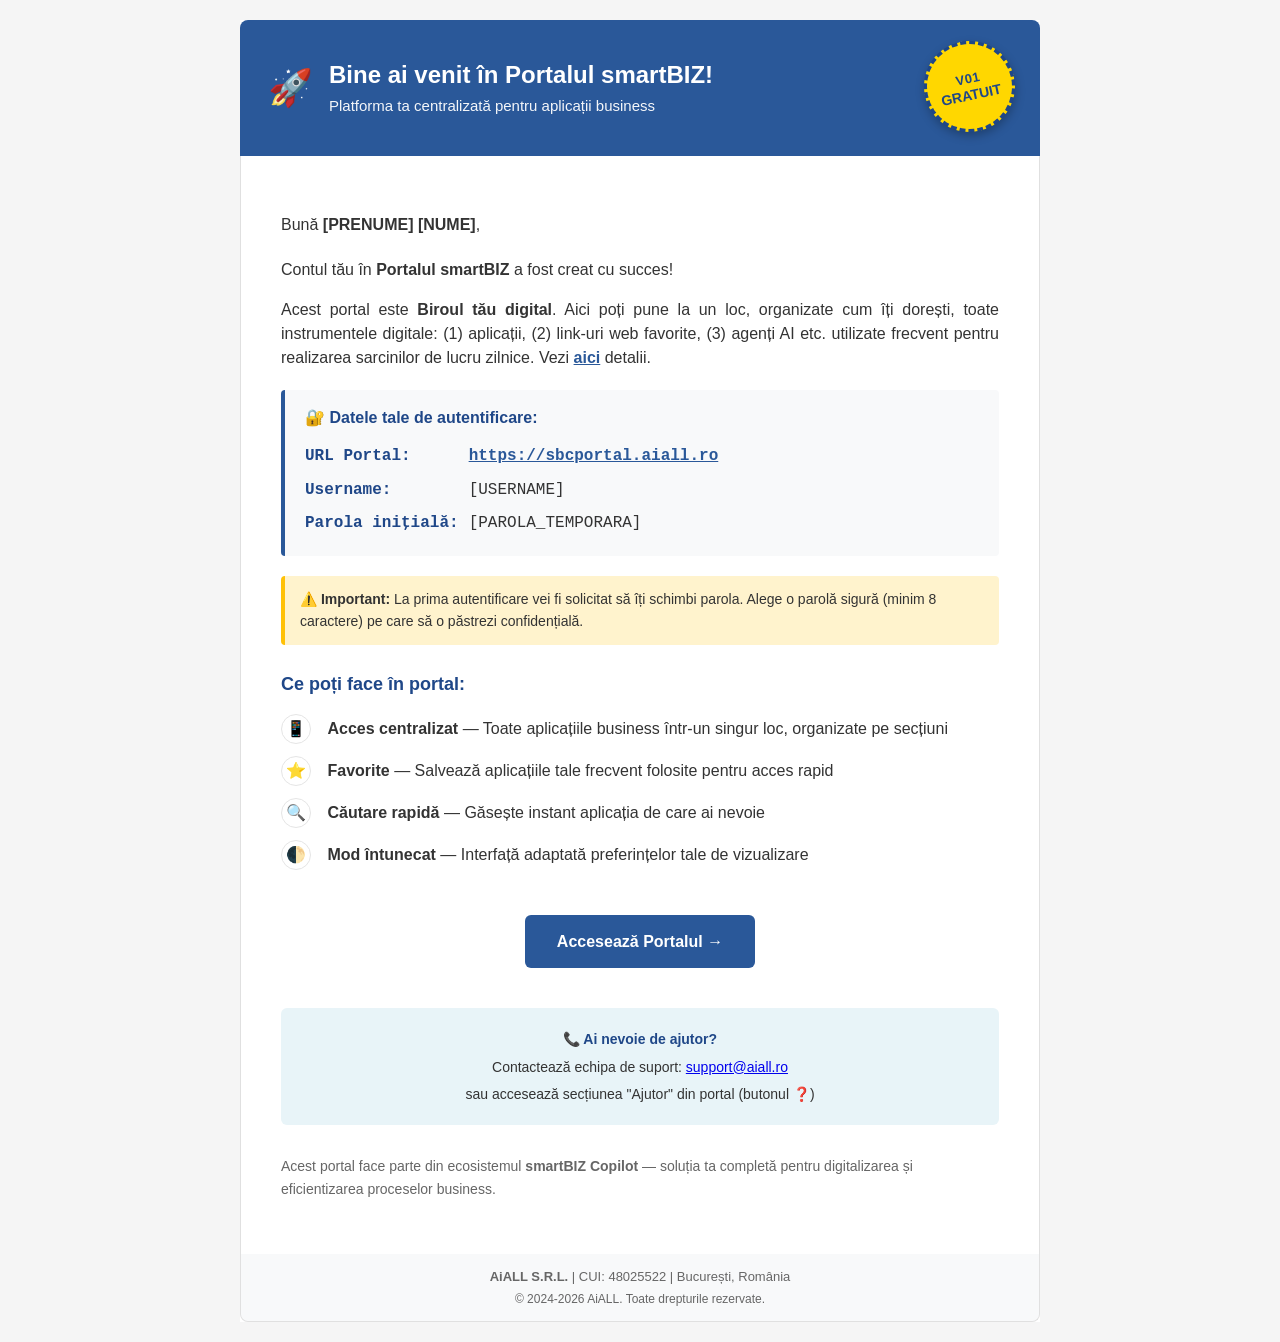
<file: private_portal/portal/_email_template.html>
<!DOCTYPE html>
<html lang="ro">
<head>
    <meta charset="utf-8">
    <meta name="viewport" content="width=device-width, initial-scale=1.0">
</head>
<body style="margin:0;padding:20px;font-family:'Segoe UI',Tahoma,Geneva,Verdana,sans-serif;background-color:#f5f5f5;">
    <!-- Container 800px pentru tot email-ul -->
    <div style="max-width:800px;margin:0 auto;background:#ffffff;">
        
        <!-- Header cu colțuri rotunjite top - layout orizontal compact -->
        <div style="background:#2A5899;padding:18px 25px;border-radius:8px 8px 0 0;">
            <table width="100%" cellpadding="0" cellspacing="0" border="0" role="presentation" style="border-collapse:collapse;">
                <tr>
                    <!-- Racheta (stânga, +50% față de titlu: 36px, centrată în box 100px ca să se alinieze cu centrul stampilei) -->
                    <td valign="middle" style="vertical-align:middle;padding-right:14px;width:1%;white-space:nowrap;">
                        <table width="50" height="100" cellpadding="0" cellspacing="0" border="0" role="presentation" style="width:50px;height:100px;">
                            <tr>
                                <td align="center" valign="middle" style="text-align:center;vertical-align:middle;font-size:36px;line-height:1;">🚀</td>
                            </tr>
                        </table>
                    </td>
                    <!-- Titlu + subtitlu (ancorate la stânga, încep de la "B") -->
                    <td style="vertical-align:middle;">
                        <h1 style="margin:0;font-weight:600;color:#ffffff;font-size:24px;line-height:1.25;">Bine ai venit în Portalul smartBIZ!</h1>
                        <p style="margin:6px 0 0 0;color:#ffffff;opacity:0.95;font-size:15px;line-height:1.3;">Platforma ta centralizată pentru aplicații business</p>
                    </td>
                    <!-- Badge stampilă (dreapta, centrat vertical) -->
                    <td width="120" align="right" valign="middle" style="vertical-align:middle;width:120px;padding-left:20px;">
                        <div style="display:inline-block;width:85px;height:85px;background:#ffd700;border-radius:50%;border:3px dashed #1F4788;box-shadow:0 4px 10px rgba(0,0,0,0.25);transform:rotate(-12deg);">
                            <table width="85" height="85" cellpadding="0" cellspacing="0" border="0" role="presentation" style="width:85px;height:85px;">
                                <tr>
                                    <td align="center" valign="middle" style="text-align:center;vertical-align:middle;">
                                        <div style="font-size:13px;font-weight:700;color:#1F4788;text-transform:uppercase;letter-spacing:0.5px;line-height:1;">V01</div>
                                        <div style="font-size:14px;font-weight:900;color:#1F4788;margin-top:3px;line-height:1;">GRATUIT</div>
                                    </td>
                                </tr>
                            </table>
                        </div>
                    </td>
                </tr>
            </table>
        </div>

        <!-- Content -->
        <div style="padding:40px;border-left:1px solid #e0e0e0;border-right:1px solid #e0e0e0;line-height:1.6;color:#333;">
            <p>Bună <strong>[PRENUME] [NUME]</strong>,</p>
            
            <p style="line-height:1.5;margin-top:20px;">Contul tău în <strong>Portalul smartBIZ</strong> a fost creat cu succes!</p>
            
            <p style="text-align:justify;line-height:1.5;margin-top:5px;">Acest portal este <strong>Biroul tău digital</strong>. Aici poți pune la un loc, organizate cum îți dorești, toate instrumentele digitale: (1) aplicații, (2) link-uri web favorite, (3) agenți AI etc. utilizate frecvent pentru realizarea sarcinilor de lucru zilnice. Vezi <a href="https://sbcportal.aiall.ro/assets/features.html" style="font-weight:600;color:#2A5899;">aici</a> detalii.</p>

            <div style="background:#f8f9fa;border-left:4px solid #2A5899;padding:15px 20px;margin:20px 0;border-radius:4px;">
                <h3 style="margin:0 0 10px 0;color:#1F4788;font-size:16px;">🔐 Datele tale de autentificare:</h3>
                <table cellpadding="0" cellspacing="0" border="0" role="presentation" style="border-collapse:collapse;margin:0;">
                    <tr>
                        <td style="font-family:'Courier New',monospace;color:#1F4788;font-weight:700;padding:4px 10px 4px 0;white-space:nowrap;vertical-align:top;">URL Portal:</td>
                        <td style="font-family:'Courier New',monospace;color:#333;padding:4px 0;vertical-align:top;"><a href="https://sbcportal.aiall.ro" style="color:#2A5899;text-decoration:underline;font-weight:600;">https://sbcportal.aiall.ro</a></td>
                    </tr>
                    <tr>
                        <td style="font-family:'Courier New',monospace;color:#1F4788;font-weight:700;padding:4px 10px 4px 0;white-space:nowrap;vertical-align:top;">Username:</td>
                        <td style="font-family:'Courier New',monospace;color:#333;padding:4px 0;vertical-align:top;">[USERNAME]</td>
                    </tr>
                    <tr>
                        <td style="font-family:'Courier New',monospace;color:#1F4788;font-weight:700;padding:4px 10px 4px 0;white-space:nowrap;vertical-align:top;">Parola inițială:</td>
                        <td style="font-family:'Courier New',monospace;color:#333;padding:4px 0;vertical-align:top;">[PAROLA_TEMPORARA]</td>
                    </tr>
                </table>
            </div>

            <div style="background:#fff3cd;border-left:4px solid #ffc107;padding:12px 15px;margin:20px 0;border-radius:4px;font-size:14px;">
                <strong>⚠️ Important:</strong> La prima autentificare vei fi solicitat să îți schimbi parola. Alege o parolă sigură (minim 8 caractere) pe care să o păstrezi confidențială.
            </div>

            <div style="margin:25px 0;">
                <h3 style="color:#1F4788;margin-bottom:15px;font-size:18px;">Ce poți face în portal:</h3>
                
                <div style="margin:12px 0;">
                    <div style="display:inline-block;border:1px solid #e5e5e5;width:28px;height:28px;border-radius:50%;text-align:center;line-height:28px;margin-right:12px;font-size:16px;">📱</div>
                    <strong>Acces centralizat</strong> — Toate aplicațiile business într-un singur loc, organizate pe secțiuni
                </div>

                <div style="margin:12px 0;">
                    <div style="display:inline-block;border:1px solid #e5e5e5;width:28px;height:28px;border-radius:50%;text-align:center;line-height:28px;margin-right:12px;font-size:16px;">⭐</div>
                    <strong>Favorite</strong> — Salvează aplicațiile tale frecvent folosite pentru acces rapid
                </div>

                <div style="margin:12px 0;">
                    <div style="display:inline-block;border:1px solid #e5e5e5;width:28px;height:28px;border-radius:50%;text-align:center;line-height:28px;margin-right:12px;font-size:16px;">🔍</div>
                    <strong>Căutare rapidă</strong> — Găsește instant aplicația de care ai nevoie
                </div>

                <div style="margin:12px 0;">
                    <div style="display:inline-block;border:1px solid #e5e5e5;width:28px;height:28px;border-radius:50%;text-align:center;line-height:28px;margin-right:12px;font-size:16px;">🌓</div>
                    <strong>Mod întunecat</strong> — Interfață adaptată preferințelor tale de vizualizare
                </div>
            </div>

            <div style="text-align:center;">
                <a href="https://sbcportal.aiall.ro" style="display:inline-block;background:#2A5899;color:#ffffff;padding:14px 32px;text-decoration:none;border-radius:6px;font-weight:600;margin:20px 0;font-size:16px;">Accesează Portalul →</a>
            </div>

            <div style="background:#e8f4f8;border-radius:6px;padding:15px;margin:20px 0;text-align:center;">
                <p style="margin:5px 0;font-size:14px;"><strong style="color:#1F4788;">📞 Ai nevoie de ajutor?</strong></p>
                <p style="margin:5px 0;font-size:14px;">Contactează echipa de suport: <a href="mailto:support@aiall.ro">support@aiall.ro</a></p>
                <p style="margin:5px 0;font-size:14px;">sau accesează secțiunea "Ajutor" din portal (butonul ❓)</p>
            </div>

            <p style="margin-top:30px;color:#666;font-size:14px;">
                Acest portal face parte din ecosistemul <strong>smartBIZ Copilot</strong> — soluția ta completă pentru digitalizarea și eficientizarea proceselor business.
            </p>
        </div>

        <!-- Footer cu colțuri rotunjite bottom -->
        <div style="background:#f8f9fa;padding:12px 20px;text-align:center;border-radius:0 0 8px 8px;border:1px solid #e0e0e0;border-top:none;color:#666;font-size:13px;">
            <p style="margin:3px 0;"><strong>AiALL S.R.L.</strong> | CUI: 48025522 | București, România</p>
            <p style="margin:8px 0 3px 0;font-size:12px;">
                © 2024-2026 AiALL. Toate drepturile rezervate.
            </p>
        </div>
        
    </div>
</body>
</html>
</file>
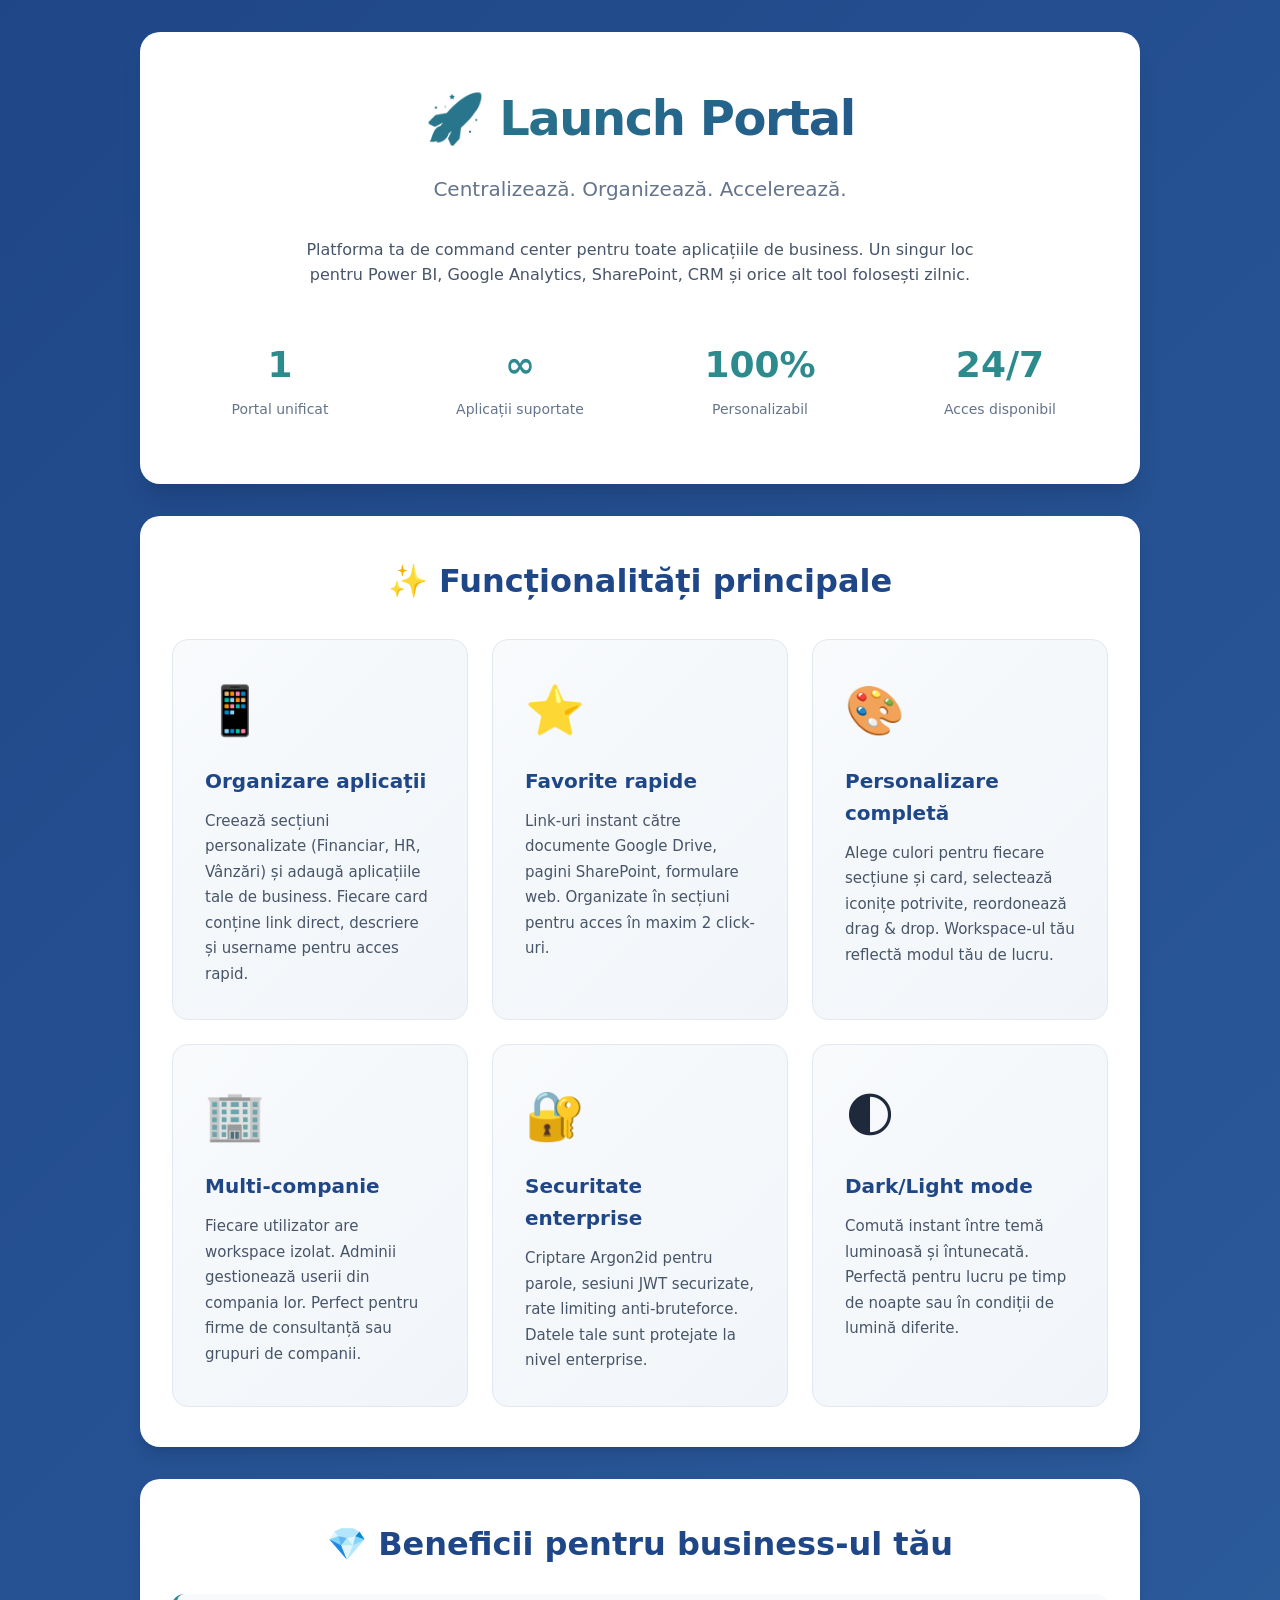
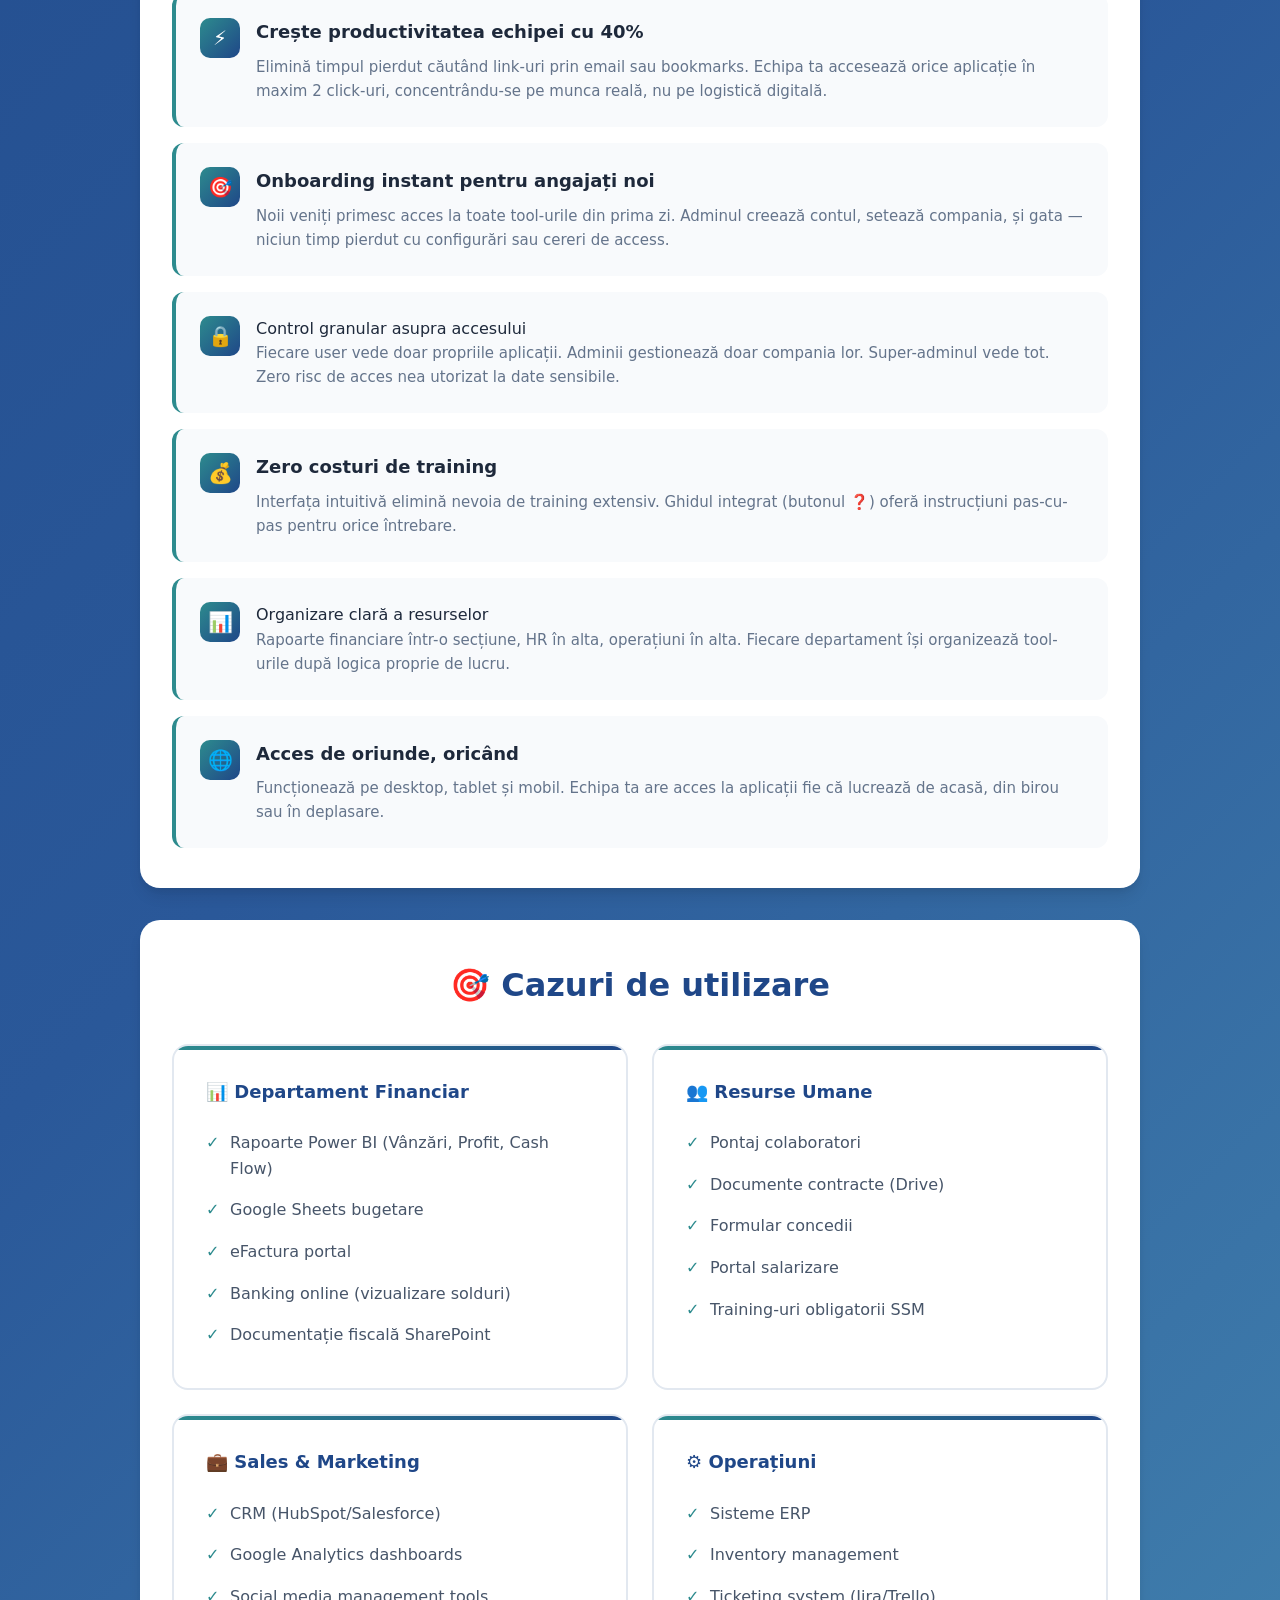
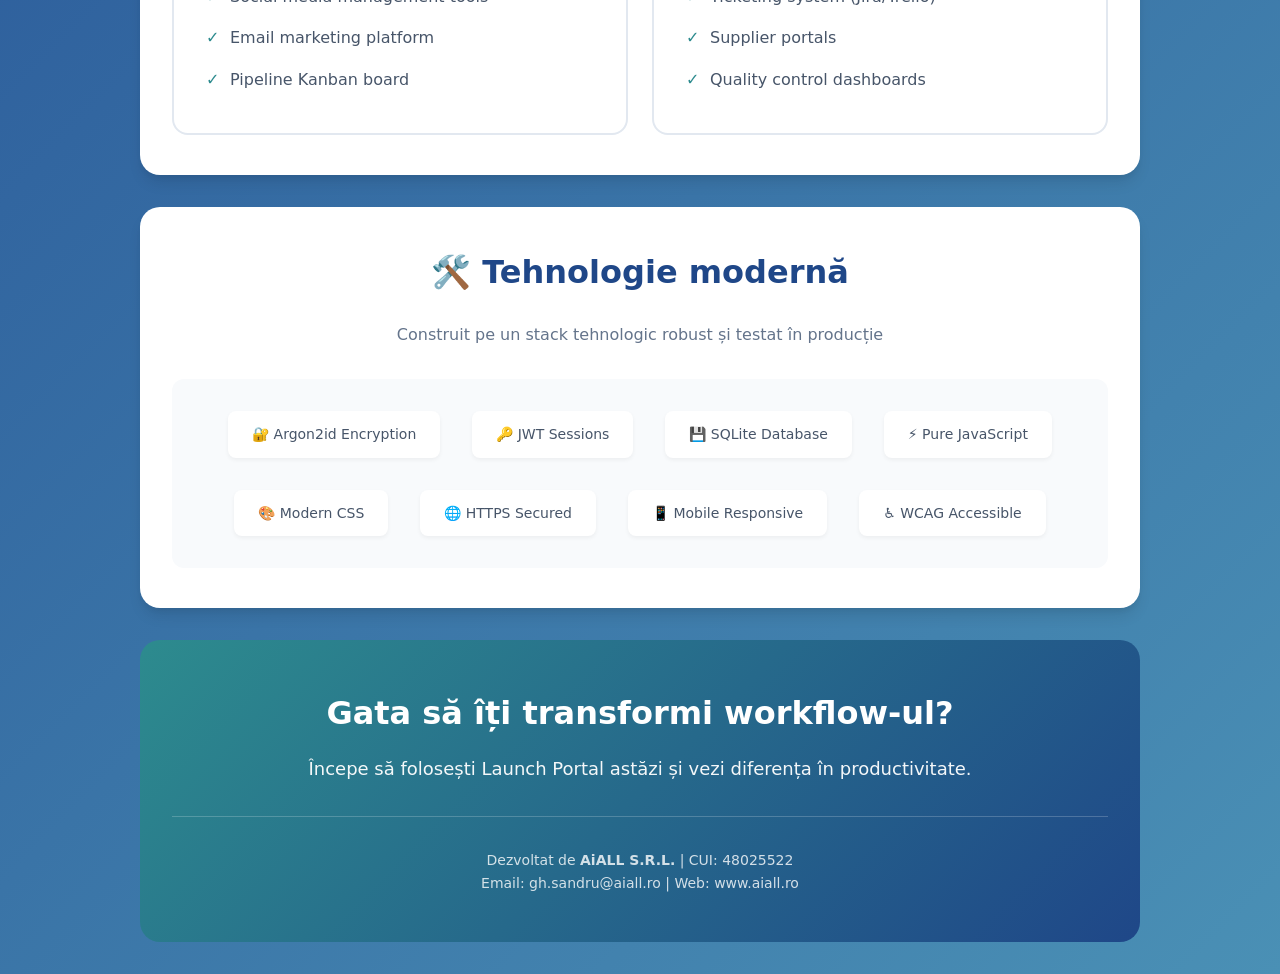
<file: private_portal/portal/features.html>
<!DOCTYPE html>
<html lang="ro">
<head>
    <meta charset="UTF-8">
    <meta name="viewport" content="width=device-width, initial-scale=1.0">
    <title>Launch Portal — Funcționalități și Beneficii</title>
    <style>
        * { margin: 0; padding: 0; box-sizing: border-box; }
        
        body {
            font-family: 'IBM Plex Sans', -apple-system, BlinkMacSystemFont, 'Segoe UI', system-ui, sans-serif;
            line-height: 1.6;
            color: #1e293b;
            background: linear-gradient(135deg, #1F4788 0%, #2A5899 50%, #4A90B5 100%);
            min-height: 100vh;
            padding: 2rem 1rem;
        }
        
        .container {
            max-width: 1000px;
            margin: 0 auto;
        }
        
        .hero {
            background: white;
            border-radius: 20px;
            padding: 3rem 2rem;
            text-align: center;
            margin-bottom: 2rem;
            box-shadow: 0 20px 25px -5px rgba(0,0,0,0.1), 0 10px 10px -5px rgba(0,0,0,0.04);
        }
        
        .hero h1 {
            font-size: 48px;
            font-weight: 700;
            background: linear-gradient(135deg, #2D8B8E 0%, #1F4788 100%);
            -webkit-background-clip: text;
            -webkit-text-fill-color: transparent;
            background-clip: text;
            margin-bottom: 1rem;
            letter-spacing: -0.03em;
        }
        
        .hero-subtitle {
            font-size: 20px;
            color: #64748b;
            margin-bottom: 2rem;
        }
        
        .hero-description {
            font-size: 16px;
            color: #475569;
            max-width: 700px;
            margin: 0 auto 2rem;
        }
        
        .stats {
            display: grid;
            grid-template-columns: repeat(auto-fit, minmax(150px, 1fr));
            gap: 1.5rem;
            margin-top: 2rem;
        }
        
        .stat-card {
            padding: 1rem;
        }
        
        .stat-number {
            font-size: 36px;
            font-weight: 700;
            color: #2D8B8E;
            margin-bottom: 0.25rem;
        }
        
        .stat-label {
            font-size: 14px;
            color: #64748b;
            font-weight: 500;
        }
        
        .section {
            background: white;
            border-radius: 20px;
            padding: 2.5rem 2rem;
            margin-bottom: 2rem;
            box-shadow: 0 10px 15px -3px rgba(0,0,0,0.1), 0 4px 6px -2px rgba(0,0,0,0.05);
        }
        
        .section-title {
            font-size: 32px;
            font-weight: 700;
            color: #1F4788;
            margin-bottom: 1.5rem;
            text-align: center;
        }
        
        .features-grid {
            display: grid;
            grid-template-columns: repeat(auto-fit, minmax(280px, 1fr));
            gap: 1.5rem;
            margin-top: 2rem;
        }
        
        .feature {
            background: linear-gradient(135deg, #f8fafc 0%, #f1f5f9 100%);
            padding: 2rem;
            border-radius: 16px;
            border: 1px solid #e2e8f0;
            transition: transform 0.2s, box-shadow 0.2s;
        }
        
        .feature:hover {
            transform: translateY(-4px);
            box-shadow: 0 12px 24px -6px rgba(45, 139, 142, 0.2);
        }
        
        .feature-icon {
            font-size: 48px;
            margin-bottom: 1rem;
        }
        
        .feature-title {
            font-size: 20px;
            font-weight: 600;
            color: #1F4788;
            margin-bottom: 0.75rem;
        }
        
        .feature-description {
            font-size: 15px;
            color: #475569;
            line-height: 1.7;
        }
        
        .benefits-list {
            display: grid;
            gap: 1rem;
            margin-top: 1.5rem;
        }
        
        .benefit {
            display: flex;
            align-items: flex-start;
            gap: 1rem;
            background: #f8fafc;
            padding: 1.5rem;
            border-radius: 12px;
            border-left: 4px solid #2D8B8E;
        }
        
        .benefit-icon {
            flex-shrink: 0;
            width: 40px;
            height: 40px;
            background: linear-gradient(135deg, #2D8B8E 0%, #1F4788 100%);
            color: white;
            border-radius: 10px;
            display: flex;
            align-items: center;
            justify-content: center;
            font-size: 20px;
        }
        
        .benefit-content h3 {
            font-size: 18px;
            font-weight: 600;
            color: #1e293b;
            margin-bottom: 0.5rem;
        }
        
        .benefit-content p {
            font-size: 15px;
            color: #64748b;
            margin: 0;
        }
        
        .use-cases {
            display: grid;
            grid-template-columns: repeat(auto-fit, minmax(300px, 1fr));
            gap: 1.5rem;
            margin-top: 2rem;
        }
        
        .use-case {
            background: white;
            border: 2px solid #e2e8f0;
            border-radius: 16px;
            padding: 2rem;
            position: relative;
            overflow: hidden;
        }
        
        .use-case::before {
            content: '';
            position: absolute;
            top: 0;
            left: 0;
            right: 0;
            height: 4px;
            background: linear-gradient(90deg, #2D8B8E 0%, #1F4788 100%);
        }
        
        .use-case-title {
            font-size: 18px;
            font-weight: 600;
            color: #1F4788;
            margin-bottom: 1rem;
        }
        
        .use-case ul {
            list-style: none;
            padding: 0;
        }
        
        .use-case li {
            padding: 0.5rem 0;
            color: #475569;
            position: relative;
            padding-left: 1.5rem;
        }
        
        .use-case li::before {
            content: '✓';
            position: absolute;
            left: 0;
            color: #2D8B8E;
            font-weight: bold;
        }
        
        .cta {
            background: linear-gradient(135deg, #2D8B8E 0%, #1F4788 100%);
            color: white;
            padding: 3rem 2rem;
            border-radius: 20px;
            text-align: center;
            margin-top: 2rem;
        }
        
        .cta h2 {
            font-size: 32px;
            font-weight: 700;
            margin-bottom: 1rem;
        }
        
        .cta p {
            font-size: 18px;
            opacity: 0.95;
            margin-bottom: 2rem;
        }
        
        .cta-button {
            display: inline-block;
            background: white;
            color: #1F4788;
            padding: 1rem 2.5rem;
            border-radius: 12px;
            font-weight: 600;
            font-size: 16px;
            text-decoration: none;
            transition: transform 0.2s, box-shadow 0.2s;
        }
        
        .cta-button:hover {
            transform: translateY(-2px);
            box-shadow: 0 10px 20px rgba(0,0,0,0.2);
        }
        
        .tech-stack {
            display: flex;
            justify-content: center;
            gap: 2rem;
            flex-wrap: wrap;
            margin-top: 2rem;
            padding: 2rem;
            background: #f8fafc;
            border-radius: 12px;
        }
        
        .tech-badge {
            padding: 0.75rem 1.5rem;
            background: white;
            border-radius: 8px;
            font-weight: 500;
            font-size: 14px;
            color: #475569;
            box-shadow: 0 2px 4px rgba(0,0,0,0.05);
        }
        
        @media (max-width: 768px) {
            body { padding: 1rem 0.5rem; }
            .hero { padding: 2rem 1rem; }
            .hero h1 { font-size: 32px; }
            .section { padding: 1.5rem 1rem; }
            .section-title { font-size: 24px; }
            .features-grid { grid-template-columns: 1fr; }
            .use-cases { grid-template-columns: 1fr; }
        }
    </style>
</head>
<body>
    <div class="container">
        <!-- Hero -->
        <div class="hero">
            <h1>🚀 Launch Portal</h1>
            <div class="hero-subtitle">Centralizează. Organizează. Accelerează.</div>
            <p class="hero-description">
                Platforma ta de command center pentru toate aplicațiile de business. 
                Un singur loc pentru Power BI, Google Analytics, SharePoint, CRM și orice alt tool folosești zilnic.
            </p>
            
            <div class="stats">
                <div class="stat-card">
                    <div class="stat-number">1</div>
                    <div class="stat-label">Portal unificat</div>
                </div>
                <div class="stat-card">
                    <div class="stat-number">∞</div>
                    <div class="stat-label">Aplicații suportate</div>
                </div>
                <div class="stat-card">
                    <div class="stat-number">100%</div>
                    <div class="stat-label">Personalizabil</div>
                </div>
                <div class="stat-card">
                    <div class="stat-number">24/7</div>
                    <div class="stat-label">Acces disponibil</div>
                </div>
            </div>
        </div>
        
        <!-- Features -->
        <div class="section">
            <h2 class="section-title">✨ Funcționalități principale</h2>
            
            <div class="features-grid">
                <div class="feature">
                    <div class="feature-icon">📱</div>
                    <div class="feature-title">Organizare aplicații</div>
                    <div class="feature-description">
                        Creează secțiuni personalizate (Financiar, HR, Vânzări) și adaugă aplicațiile tale de business. 
                        Fiecare card conține link direct, descriere și username pentru acces rapid.
                    </div>
                </div>
                
                <div class="feature">
                    <div class="feature-icon">⭐</div>
                    <div class="feature-title">Favorite rapide</div>
                    <div class="feature-description">
                        Link-uri instant către documente Google Drive, pagini SharePoint, formulare web. 
                        Organizate în secțiuni pentru acces în maxim 2 click-uri.
                    </div>
                </div>
                
                <div class="feature">
                    <div class="feature-icon">🎨</div>
                    <div class="feature-title">Personalizare completă</div>
                    <div class="feature-description">
                        Alege culori pentru fiecare secțiune și card, selectează iconițe potrivite, 
                        reordonează drag & drop. Workspace-ul tău reflectă modul tău de lucru.
                    </div>
                </div>
                
                <div class="feature">
                    <div class="feature-icon">🏢</div>
                    <div class="feature-title">Multi-companie</div>
                    <div class="feature-description">
                        Fiecare utilizator are workspace izolat. Adminii gestionează userii din compania lor. 
                        Perfect pentru firme de consultanță sau grupuri de companii.
                    </div>
                </div>
                
                <div class="feature">
                    <div class="feature-icon">🔐</div>
                    <div class="feature-title">Securitate enterprise</div>
                    <div class="feature-description">
                        Criptare Argon2id pentru parole, sesiuni JWT securizate, rate limiting anti-bruteforce. 
                        Datele tale sunt protejate la nivel enterprise.
                    </div>
                </div>
                
                <div class="feature">
                    <div class="feature-icon">🌓</div>
                    <div class="feature-title">Dark/Light mode</div>
                    <div class="feature-description">
                        Comută instant între temă luminoasă și întunecată. Perfectă pentru lucru pe timp de noapte 
                        sau în condiții de lumină diferite.
                    </div>
                </div>
            </div>
        </div>
        
        <!-- Benefits -->
        <div class="section">
            <h2 class="section-title">💎 Beneficii pentru business-ul tău</h2>
            
            <div class="benefits-list">
                <div class="benefit">
                    <div class="benefit-icon">⚡</div>
                    <div class="benefit-content">
                        <h3>Crește productivitatea echipei cu 40%</h3>
                        <p>
                            Elimină timpul pierdut căutând link-uri prin email sau bookmarks. 
                            Echipa ta accesează orice aplicație în maxim 2 click-uri, 
                            concentrându-se pe munca reală, nu pe logistică digitală.
                        </p>
                    </div>
                </div>
                
                <div class="benefit">
                    <div class="benefit-icon">🎯</div>
                    <div class="benefit-content">
                        <h3>Onboarding instant pentru angajați noi</h3>
                        <p>
                            Noii veniți primesc acces la toate tool-urile din prima zi. 
                            Adminul creează contul, setează compania, și gata — 
                            niciun timp pierdut cu configurări sau cereri de access.
                        </p>
                    </div>
                </div>
                
                <div class="benefit">
                    <div class="benefit-icon">🔒</div>
                    <div class="benefit-content">
                        <h3">Control granular asupra accesului</h3>
                        <p>
                            Fiecare user vede doar propriile aplicații. Adminii gestionează doar compania lor. 
                            Super-adminul vede tot. Zero risc de acces nea utorizat la date sensibile.
                        </p>
                    </div>
                </div>
                
                <div class="benefit">
                    <div class="benefit-icon">💰</div>
                    <div class="benefit-content">
                        <h3>Zero costuri de training</h3>
                        <p>
                            Interfața intuitivă elimină nevoia de training extensiv. 
                            Ghidul integrat (butonul ❓) oferă instrucțiuni pas-cu-pas pentru orice întrebare.
                        </p>
                    </div>
                </div>
                
                <div class="benefit">
                    <div class="benefit-icon">📊</div>
                    <div class="benefit-content">
                        <h3">Organizare clară a resurselor</h3>
                        <p>
                            Rapoarte financiare într-o secțiune, HR în alta, operațiuni în alta. 
                            Fiecare departament își organizează tool-urile după logica proprie de lucru.
                        </p>
                    </div>
                </div>
                
                <div class="benefit">
                    <div class="benefit-icon">🌐</div>
                    <div class="benefit-content">
                        <h3>Acces de oriunde, oricând</h3>
                        <p>
                            Funcționează pe desktop, tablet și mobil. Echipa ta are acces la aplicații 
                            fie că lucrează de acasă, din birou sau în deplasare.
                        </p>
                    </div>
                </div>
            </div>
        </div>
        
        <!-- Use Cases -->
        <div class="section">
            <h2 class="section-title">🎯 Cazuri de utilizare</h2>
            
            <div class="use-cases">
                <div class="use-case">
                    <div class="use-case-title">📊 Departament Financiar</div>
                    <ul>
                        <li>Rapoarte Power BI (Vânzări, Profit, Cash Flow)</li>
                        <li>Google Sheets bugetare</li>
                        <li>eFactura portal</li>
                        <li>Banking online (vizualizare solduri)</li>
                        <li>Documentație fiscală SharePoint</li>
                    </ul>
                </div>
                
                <div class="use-case">
                    <div class="use-case-title">👥 Resurse Umane</div>
                    <ul>
                        <li>Pontaj colaboratori</li>
                        <li>Documente contracte (Drive)</li>
                        <li>Formular concedii</li>
                        <li>Portal salarizare</li>
                        <li>Training-uri obligatorii SSM</li>
                    </ul>
                </div>
                
                <div class="use-case">
                    <div class="use-case-title">💼 Sales & Marketing</div>
                    <ul>
                        <li>CRM (HubSpot/Salesforce)</li>
                        <li>Google Analytics dashboards</li>
                        <li>Social media management tools</li>
                        <li>Email marketing platform</li>
                        <li>Pipeline Kanban board</li>
                    </ul>
                </div>
                
                <div class="use-case">
                    <div class="use-case-title">⚙️ Operațiuni</div>
                    <ul>
                        <li>Sisteme ERP</li>
                        <li>Inventory management</li>
                        <li>Ticketing system (Jira/Trello)</li>
                        <li>Supplier portals</li>
                        <li>Quality control dashboards</li>
                    </ul>
                </div>
            </div>
        </div>
        
        <!-- Tech Stack -->
        <div class="section">
            <h2 class="section-title">🛠️ Tehnologie modernă</h2>
            <p style="text-align: center; color: #64748b; margin-bottom: 1rem;">
                Construit pe un stack tehnologic robust și testat în producție
            </p>
            
            <div class="tech-stack">
                <div class="tech-badge">🔐 Argon2id Encryption</div>
                <div class="tech-badge">🔑 JWT Sessions</div>
                <div class="tech-badge">💾 SQLite Database</div>
                <div class="tech-badge">⚡ Pure JavaScript</div>
                <div class="tech-badge">🎨 Modern CSS</div>
                <div class="tech-badge">🌐 HTTPS Secured</div>
                <div class="tech-badge">📱 Mobile Responsive</div>
                <div class="tech-badge">♿ WCAG Accessible</div>
            </div>
        </div>
        
        <!-- CTA -->
        <div class="cta">
            <h2>Gata să îți transformi workflow-ul?</h2>
            <p>Începe să folosești Launch Portal astăzi și vezi diferența în productivitate.</p>
            
            <div style="margin-top: 2rem; padding-top: 2rem; border-top: 1px solid rgba(255,255,255,0.2);">
                <p style="font-size: 14px; opacity: 0.8; margin: 0;">
                    Dezvoltat de <strong>AiALL S.R.L.</strong> | CUI: 48025522<br>
                    Email: gh.sandru@aiall.ro | Web: www.aiall.ro
                </p>
            </div>
        </div>
    </div>
</body>
</html>
</file>
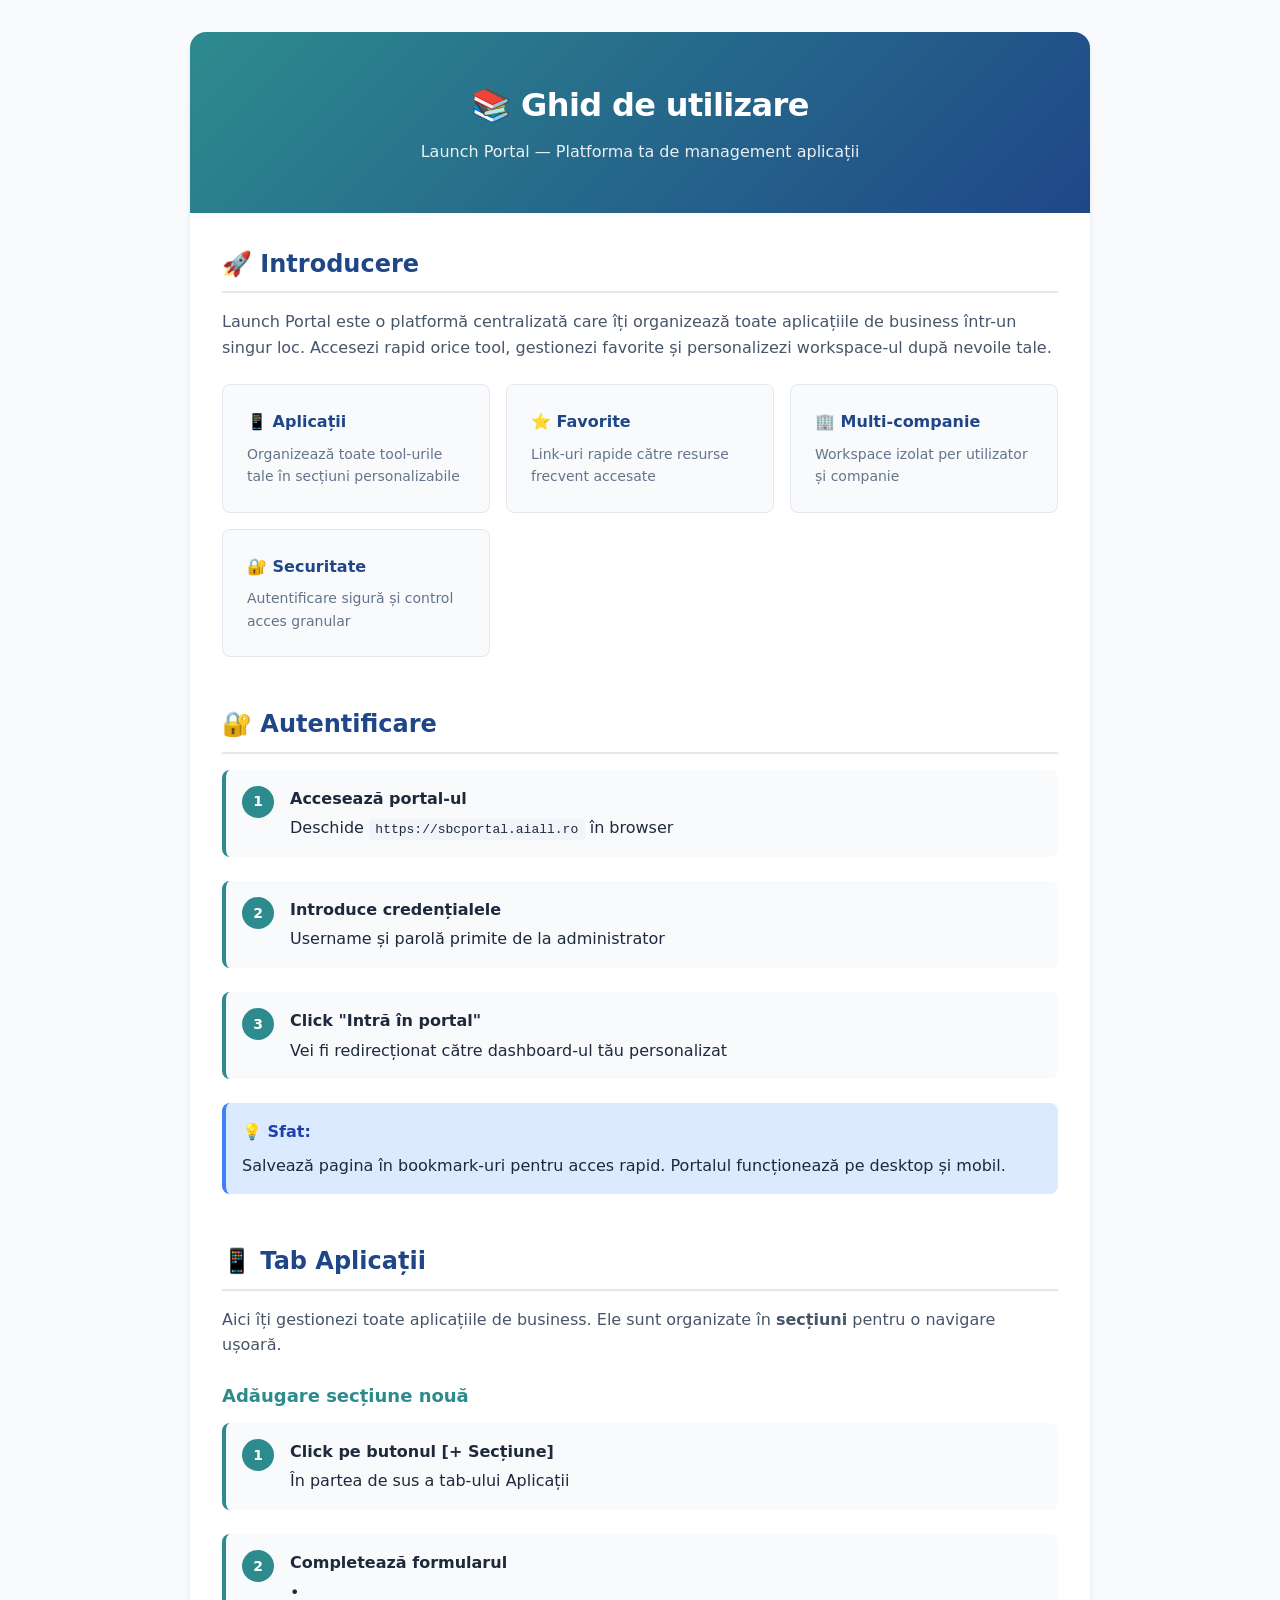
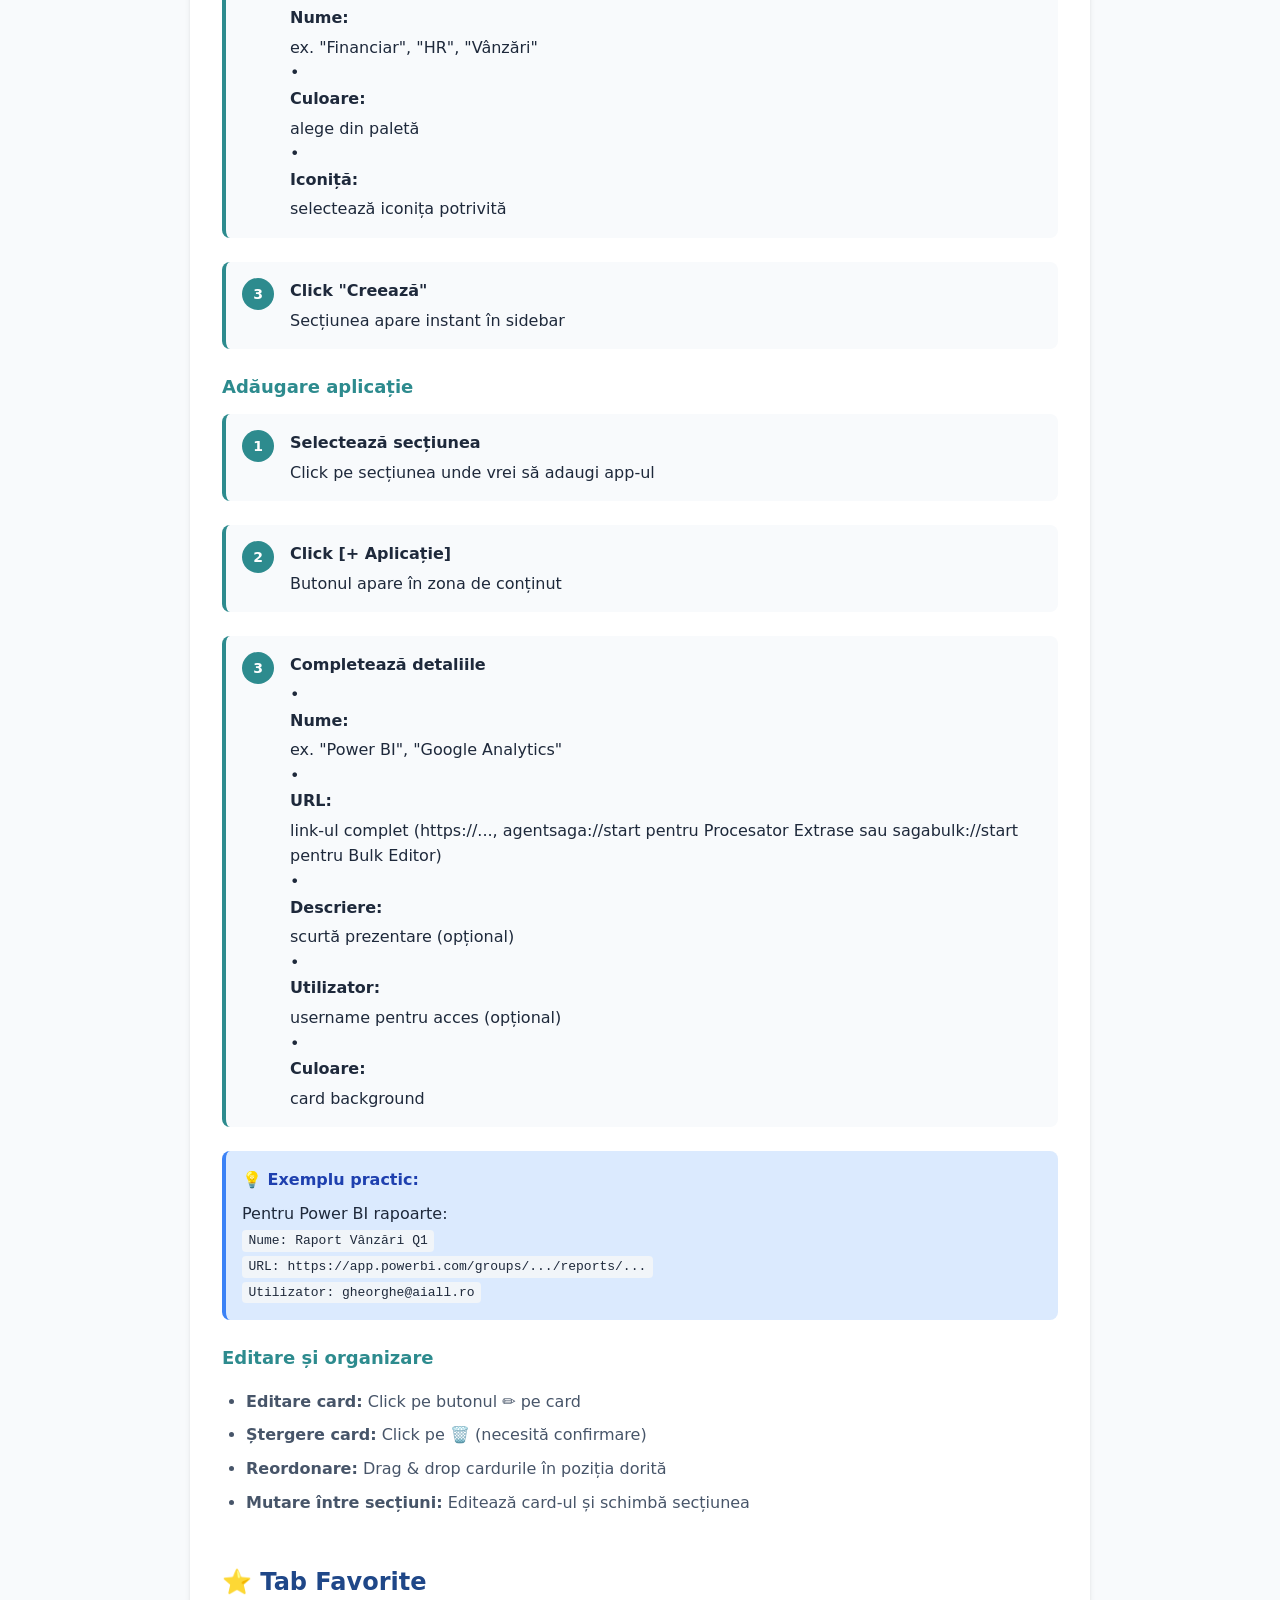
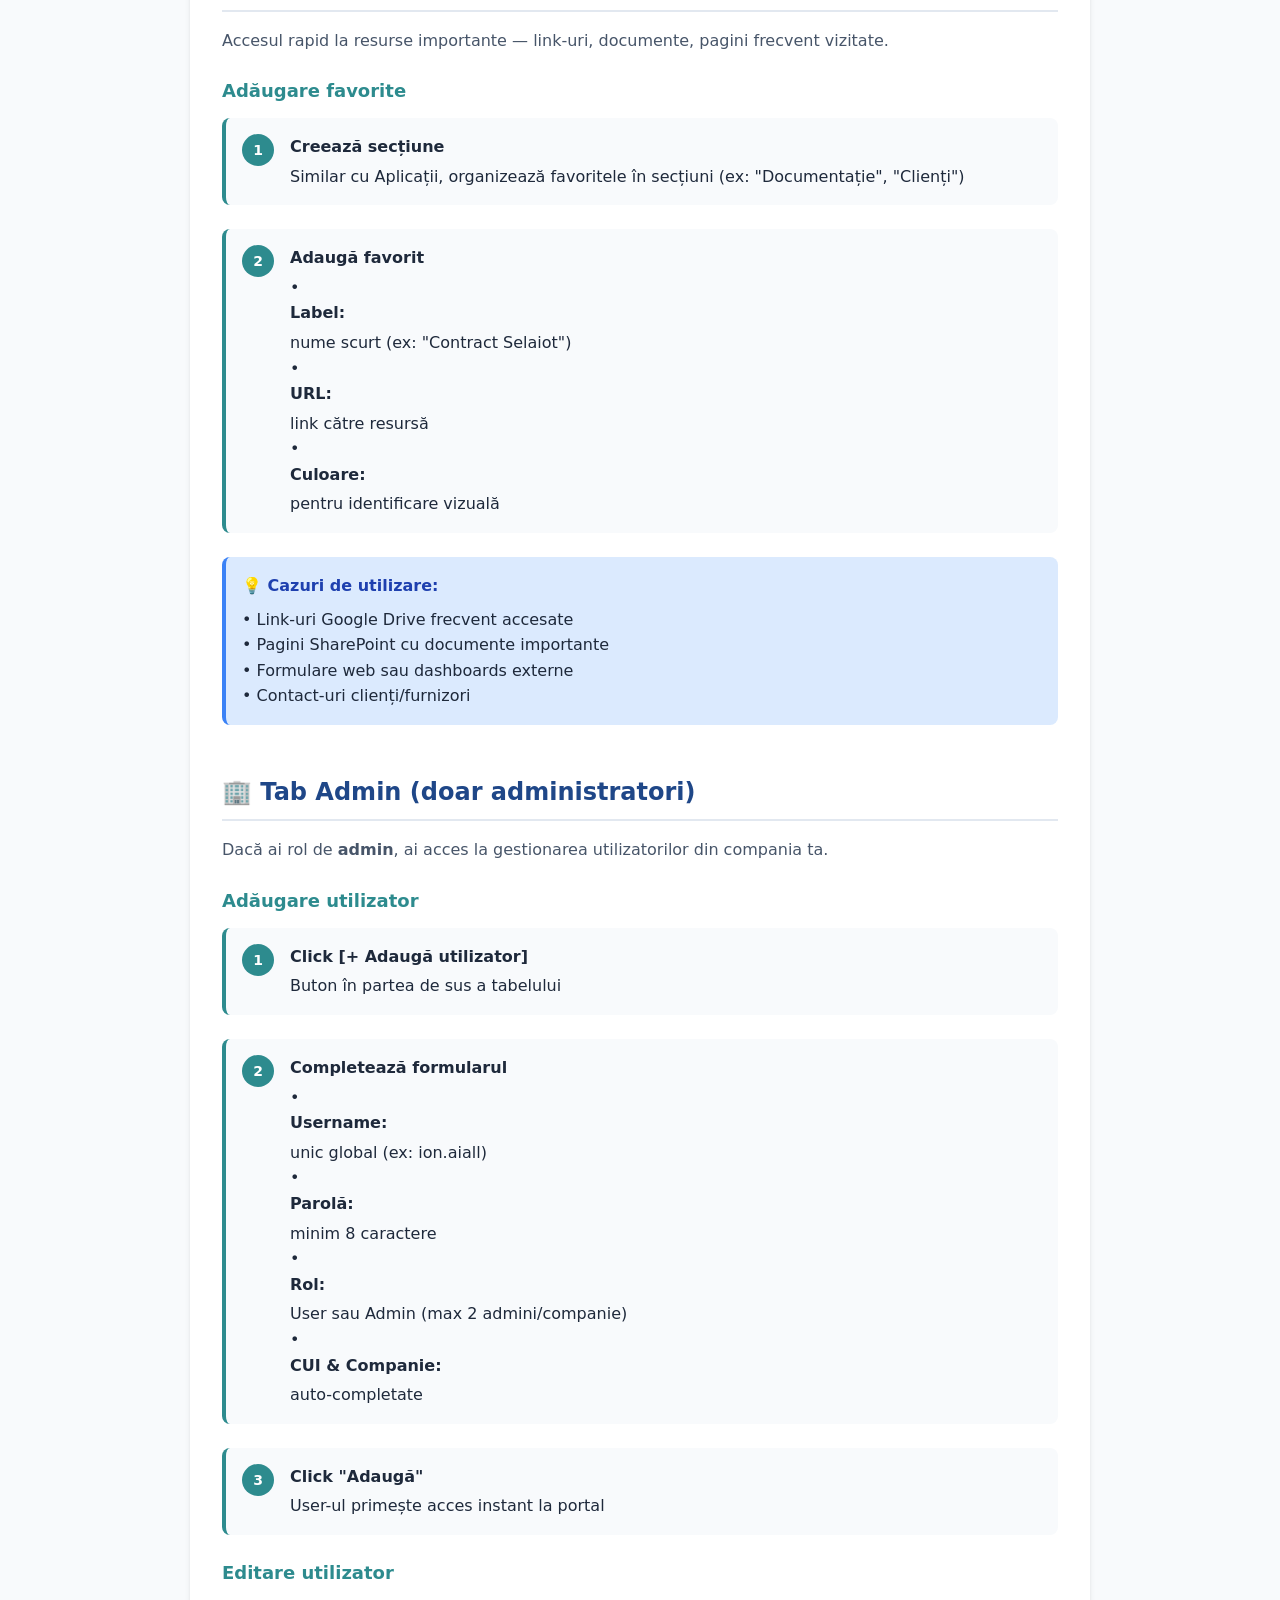
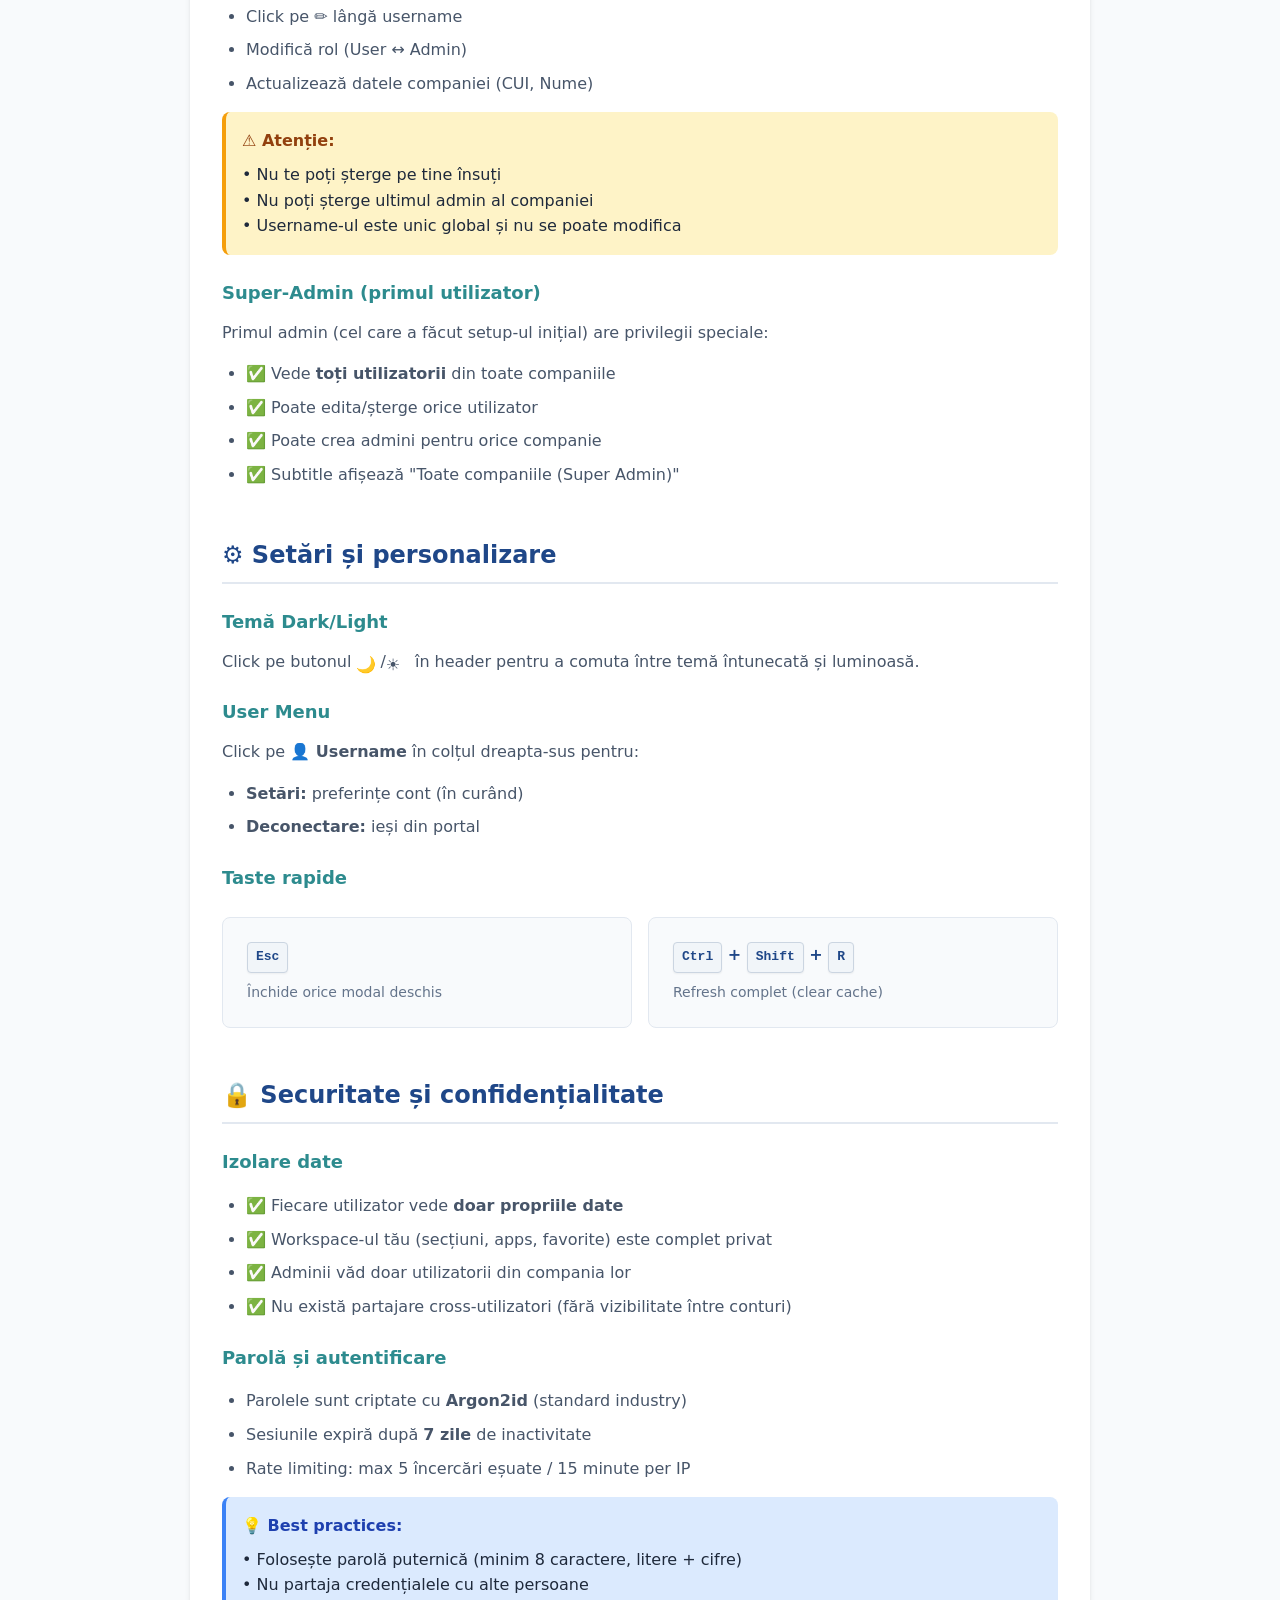
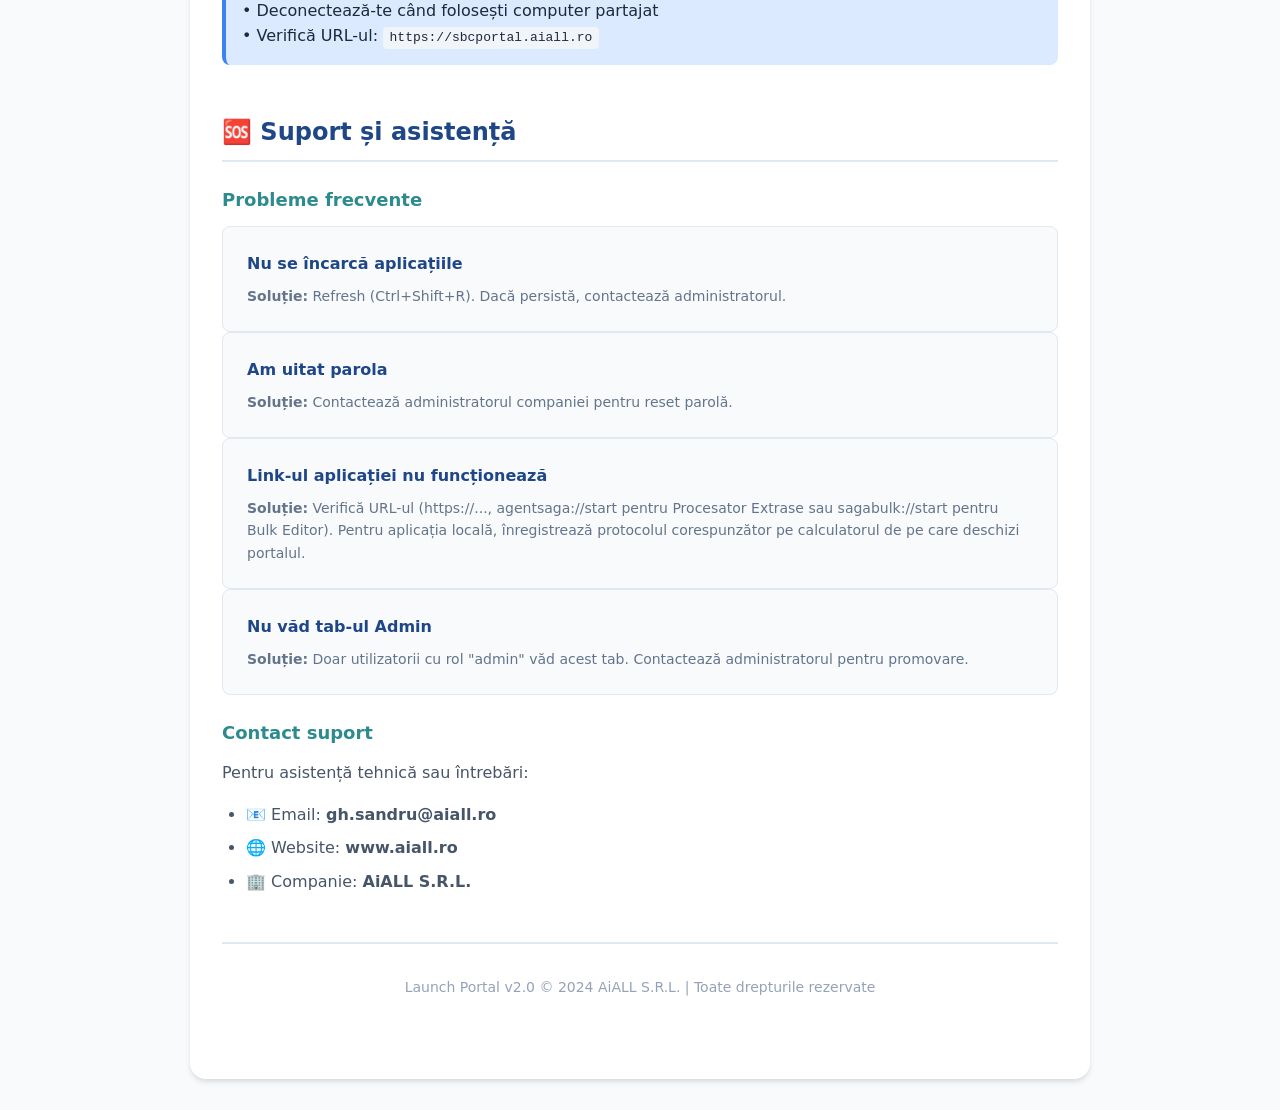
<file: private_portal/portal/help.html>
<!DOCTYPE html>
<html lang="ro">
<head>
    <meta charset="UTF-8">
    <meta name="viewport" content="width=device-width, initial-scale=1.0">
    <title>Ghid de utilizare — Launch Portal</title>
    <style>
        * { margin: 0; padding: 0; box-sizing: border-box; }
        
        body {
            font-family: 'IBM Plex Sans', -apple-system, BlinkMacSystemFont, 'Segoe UI', system-ui, sans-serif;
            line-height: 1.6;
            color: #1e293b;
            background: #f8fafc;
            padding: 2rem 1rem;
        }
        
        .container {
            max-width: 900px;
            margin: 0 auto;
            background: white;
            border-radius: 16px;
            box-shadow: 0 4px 6px -1px rgba(0,0,0,0.1), 0 2px 4px -1px rgba(0,0,0,0.06);
            overflow: hidden;
        }
        
        .header {
            background: linear-gradient(135deg, #2D8B8E 0%, #1F4788 100%);
            color: white;
            padding: 3rem 2rem;
            text-align: center;
        }
        
        .header h1 {
            font-size: 32px;
            font-weight: 600;
            margin-bottom: 0.5rem;
            letter-spacing: -0.02em;
        }
        
        .header p {
            font-size: 16px;
            opacity: 0.9;
        }
        
        .content {
            padding: 2rem;
        }
        
        .section {
            margin-bottom: 3rem;
        }
        
        .section h2 {
            font-size: 24px;
            font-weight: 600;
            color: #1F4788;
            margin-bottom: 1rem;
            padding-bottom: 0.5rem;
            border-bottom: 2px solid #e2e8f0;
        }
        
        .section h3 {
            font-size: 18px;
            font-weight: 600;
            color: #2D8B8E;
            margin: 1.5rem 0 0.75rem 0;
        }
        
        .section p {
            margin-bottom: 1rem;
            color: #475569;
        }
        
        .screenshot {
            background: #f1f5f9;
            border: 2px solid #e2e8f0;
            border-radius: 12px;
            padding: 1.5rem;
            margin: 1.5rem 0;
        }
        
        .screenshot-title {
            font-size: 14px;
            font-weight: 600;
            color: #64748b;
            margin-bottom: 1rem;
            text-transform: uppercase;
            letter-spacing: 0.05em;
        }
        
        .ui-mockup {
            background: white;
            border-radius: 8px;
            padding: 1rem;
            box-shadow: 0 2px 4px rgba(0,0,0,0.1);
        }
        
        .step {
            display: flex;
            gap: 1rem;
            margin-bottom: 1.5rem;
            padding: 1rem;
            background: #f8fafc;
            border-radius: 8px;
            border-left: 4px solid #2D8B8E;
        }
        
        .step-number {
            flex-shrink: 0;
            width: 32px;
            height: 32px;
            background: #2D8B8E;
            color: white;
            border-radius: 50%;
            display: flex;
            align-items: center;
            justify-content: center;
            font-weight: 600;
            font-size: 14px;
        }
        
        .step-content {
            flex: 1;
        }
        
        .step-content strong {
            color: #1e293b;
            display: block;
            margin-bottom: 0.25rem;
        }
        
        .tip {
            background: #dbeafe;
            border-left: 4px solid #3b82f6;
            padding: 1rem;
            border-radius: 8px;
            margin: 1rem 0;
        }
        
        .tip strong {
            color: #1e40af;
            display: block;
            margin-bottom: 0.5rem;
        }
        
        .warning {
            background: #fef3c7;
            border-left: 4px solid #f59e0b;
            padding: 1rem;
            border-radius: 8px;
            margin: 1rem 0;
        }
        
        .warning strong {
            color: #92400e;
            display: block;
            margin-bottom: 0.5rem;
        }
        
        .feature-grid {
            display: grid;
            grid-template-columns: repeat(auto-fit, minmax(250px, 1fr));
            gap: 1rem;
            margin: 1.5rem 0;
        }
        
        .feature-card {
            background: #f8fafc;
            padding: 1.5rem;
            border-radius: 8px;
            border: 1px solid #e2e8f0;
        }
        
        .feature-card h4 {
            color: #1F4788;
            margin-bottom: 0.5rem;
            font-size: 16px;
        }
        
        .feature-card p {
            font-size: 14px;
            color: #64748b;
            margin: 0;
        }
        
        .kbd {
            display: inline-block;
            padding: 0.25rem 0.5rem;
            font-size: 13px;
            font-family: 'IBM Plex Mono', monospace;
            background: #f1f5f9;
            border: 1px solid #cbd5e1;
            border-radius: 4px;
            box-shadow: 0 1px 2px rgba(0,0,0,0.05);
        }
        
        ul {
            margin: 1rem 0 1rem 1.5rem;
        }
        
        li {
            margin-bottom: 0.5rem;
            color: #475569;
        }
        
        code {
            background: #f1f5f9;
            padding: 0.2rem 0.4rem;
            border-radius: 4px;
            font-family: 'IBM Plex Mono', monospace;
            font-size: 13px;
            color: #1e293b;
        }
        
        .icon {
            display: inline-block;
            width: 20px;
            height: 20px;
            vertical-align: middle;
            margin-right: 0.25rem;
        }
        
        @media (max-width: 768px) {
            body { padding: 1rem 0.5rem; }
            .header { padding: 2rem 1rem; }
            .content { padding: 1rem; }
            .header h1 { font-size: 24px; }
        }
    </style>
</head>
<body>
    <div class="container">
        <div class="header">
            <h1>📚 Ghid de utilizare</h1>
            <p>Launch Portal — Platforma ta de management aplicații</p>
        </div>
        
        <div class="content">
            <!-- Introducere -->
            <div class="section">
                <h2>🚀 Introducere</h2>
                <p>Launch Portal este o platformă centralizată care îți organizează toate aplicațiile de business într-un singur loc. Accesezi rapid orice tool, gestionezi favorite și personalizezi workspace-ul după nevoile tale.</p>
                
                <div class="feature-grid">
                    <div class="feature-card">
                        <h4>📱 Aplicații</h4>
                        <p>Organizează toate tool-urile tale în secțiuni personalizabile</p>
                    </div>
                    <div class="feature-card">
                        <h4>⭐ Favorite</h4>
                        <p>Link-uri rapide către resurse frecvent accesate</p>
                    </div>
                    <div class="feature-card">
                        <h4>🏢 Multi-companie</h4>
                        <p>Workspace izolat per utilizator și companie</p>
                    </div>
                    <div class="feature-card">
                        <h4>🔐 Securitate</h4>
                        <p>Autentificare sigură și control acces granular</p>
                    </div>
                </div>
            </div>
            
            <!-- Login -->
            <div class="section">
                <h2>🔐 Autentificare</h2>
                
                <div class="step">
                    <div class="step-number">1</div>
                    <div class="step-content">
                        <strong>Accesează portal-ul</strong>
                        Deschide <code>https://sbcportal.aiall.ro</code> în browser
                    </div>
                </div>
                
                <div class="step">
                    <div class="step-number">2</div>
                    <div class="step-content">
                        <strong>Introduce credențialele</strong>
                        Username și parolă primite de la administrator
                    </div>
                </div>
                
                <div class="step">
                    <div class="step-number">3</div>
                    <div class="step-content">
                        <strong>Click "Intră în portal"</strong>
                        Vei fi redirecționat către dashboard-ul tău personalizat
                    </div>
                </div>
                
                <div class="tip">
                    <strong>💡 Sfat:</strong>
                    Salvează pagina în bookmark-uri pentru acces rapid. Portalul funcționează pe desktop și mobil.
                </div>
            </div>
            
            <!-- Tab Aplicații -->
            <div class="section">
                <h2>📱 Tab Aplicații</h2>
                <p>Aici îți gestionezi toate aplicațiile de business. Ele sunt organizate în <strong>secțiuni</strong> pentru o navigare ușoară.</p>
                
                <h3>Adăugare secțiune nouă</h3>
                <div class="step">
                    <div class="step-number">1</div>
                    <div class="step-content">
                        <strong>Click pe butonul [+ Secțiune]</strong>
                        În partea de sus a tab-ului Aplicații
                    </div>
                </div>
                
                <div class="step">
                    <div class="step-number">2</div>
                    <div class="step-content">
                        <strong>Completează formularul</strong>
                        • <strong>Nume:</strong> ex. "Financiar", "HR", "Vânzări"<br>
                        • <strong>Culoare:</strong> alege din paletă<br>
                        • <strong>Iconiță:</strong> selectează iconița potrivită
                    </div>
                </div>
                
                <div class="step">
                    <div class="step-number">3</div>
                    <div class="step-content">
                        <strong>Click "Creează"</strong>
                        Secțiunea apare instant în sidebar
                    </div>
                </div>
                
                <h3>Adăugare aplicație</h3>
                <div class="step">
                    <div class="step-number">1</div>
                    <div class="step-content">
                        <strong>Selectează secțiunea</strong>
                        Click pe secțiunea unde vrei să adaugi app-ul
                    </div>
                </div>
                
                <div class="step">
                    <div class="step-number">2</div>
                    <div class="step-content">
                        <strong>Click [+ Aplicație]</strong>
                        Butonul apare în zona de conținut
                    </div>
                </div>
                
                <div class="step">
                    <div class="step-number">3</div>
                    <div class="step-content">
                        <strong>Completează detaliile</strong>
                        • <strong>Nume:</strong> ex. "Power BI", "Google Analytics"<br>
                        • <strong>URL:</strong> link-ul complet (https://..., agentsaga://start pentru Procesator Extrase sau sagabulk://start pentru Bulk Editor)<br>
                        • <strong>Descriere:</strong> scurtă prezentare (opțional)<br>
                        • <strong>Utilizator:</strong> username pentru acces (opțional)<br>
                        • <strong>Culoare:</strong> card background
                    </div>
                </div>
                
                <div class="tip">
                    <strong>💡 Exemplu practic:</strong>
                    Pentru Power BI rapoarte:<br>
                    <code>Nume: Raport Vânzări Q1</code><br>
                    <code>URL: https://app.powerbi.com/groups/.../reports/...</code><br>
                    <code>Utilizator: gheorghe@aiall.ro</code>
                </div>
                
                <h3>Editare și organizare</h3>
                <ul>
                    <li><strong>Editare card:</strong> Click pe butonul ✏️ pe card</li>
                    <li><strong>Ștergere card:</strong> Click pe 🗑️ (necesită confirmare)</li>
                    <li><strong>Reordonare:</strong> Drag & drop cardurile în poziția dorită</li>
                    <li><strong>Mutare între secțiuni:</strong> Editează card-ul și schimbă secțiunea</li>
                </ul>
            </div>
            
            <!-- Tab Favorite -->
            <div class="section">
                <h2>⭐ Tab Favorite</h2>
                <p>Accesul rapid la resurse importante — link-uri, documente, pagini frecvent vizitate.</p>
                
                <h3>Adăugare favorite</h3>
                <div class="step">
                    <div class="step-number">1</div>
                    <div class="step-content">
                        <strong>Creează secțiune</strong>
                        Similar cu Aplicații, organizează favoritele în secțiuni (ex: "Documentație", "Clienți")
                    </div>
                </div>
                
                <div class="step">
                    <div class="step-number">2</div>
                    <div class="step-content">
                        <strong>Adaugă favorit</strong>
                        • <strong>Label:</strong> nume scurt (ex: "Contract Selaiot")<br>
                        • <strong>URL:</strong> link către resursă<br>
                        • <strong>Culoare:</strong> pentru identificare vizuală
                    </div>
                </div>
                
                <div class="tip">
                    <strong>💡 Cazuri de utilizare:</strong>
                    • Link-uri Google Drive frecvent accesate<br>
                    • Pagini SharePoint cu documente importante<br>
                    • Formulare web sau dashboards externe<br>
                    • Contact-uri clienți/furnizori
                </div>
            </div>
            
            <!-- Tab Admin (doar pentru admini) -->
            <div class="section">
                <h2>🏢 Tab Admin (doar administratori)</h2>
                <p>Dacă ai rol de <strong>admin</strong>, ai acces la gestionarea utilizatorilor din compania ta.</p>
                
                <h3>Adăugare utilizator</h3>
                <div class="step">
                    <div class="step-number">1</div>
                    <div class="step-content">
                        <strong>Click [+ Adaugă utilizator]</strong>
                        Buton în partea de sus a tabelului
                    </div>
                </div>
                
                <div class="step">
                    <div class="step-number">2</div>
                    <div class="step-content">
                        <strong>Completează formularul</strong>
                        • <strong>Username:</strong> unic global (ex: ion.aiall)<br>
                        • <strong>Parolă:</strong> minim 8 caractere<br>
                        • <strong>Rol:</strong> User sau Admin (max 2 admini/companie)<br>
                        • <strong>CUI & Companie:</strong> auto-completate
                    </div>
                </div>
                
                <div class="step">
                    <div class="step-number">3</div>
                    <div class="step-content">
                        <strong>Click "Adaugă"</strong>
                        User-ul primește acces instant la portal
                    </div>
                </div>
                
                <h3>Editare utilizator</h3>
                <ul>
                    <li>Click pe ✏️ lângă username</li>
                    <li>Modifică rol (User ↔ Admin)</li>
                    <li>Actualizează datele companiei (CUI, Nume)</li>
                </ul>
                
                <div class="warning">
                    <strong>⚠️ Atenție:</strong>
                    • Nu te poți șterge pe tine însuți<br>
                    • Nu poți șterge ultimul admin al companiei<br>
                    • Username-ul este unic global și nu se poate modifica
                </div>
                
                <h3>Super-Admin (primul utilizator)</h3>
                <p>Primul admin (cel care a făcut setup-ul inițial) are privilegii speciale:</p>
                <ul>
                    <li>✅ Vede <strong>toți utilizatorii</strong> din toate companiile</li>
                    <li>✅ Poate edita/șterge orice utilizator</li>
                    <li>✅ Poate crea admini pentru orice companie</li>
                    <li>✅ Subtitle afișează "Toate companiile (Super Admin)"</li>
                </ul>
            </div>
            
            <!-- Setări -->
            <div class="section">
                <h2>⚙️ Setări și personalizare</h2>
                
                <h3>Temă Dark/Light</h3>
                <p>Click pe butonul <span class="icon">🌙</span>/<span class="icon">☀️</span> în header pentru a comuta între temă întunecată și luminoasă.</p>
                
                <h3>User Menu</h3>
                <p>Click pe <strong>👤 Username</strong> în colțul dreapta-sus pentru:</p>
                <ul>
                    <li><strong>Setări:</strong> preferințe cont (în curând)</li>
                    <li><strong>Deconectare:</strong> ieși din portal</li>
                </ul>
                
                <h3>Taste rapide</h3>
                <div class="feature-grid">
                    <div class="feature-card">
                        <h4><span class="kbd">Esc</span></h4>
                        <p>Închide orice modal deschis</p>
                    </div>
                    <div class="feature-card">
                        <h4><span class="kbd">Ctrl</span> + <span class="kbd">Shift</span> + <span class="kbd">R</span></h4>
                        <p>Refresh complet (clear cache)</p>
                    </div>
                </div>
            </div>
            
            <!-- Securitate -->
            <div class="section">
                <h2>🔒 Securitate și confidențialitate</h2>
                
                <h3>Izolare date</h3>
                <ul>
                    <li>✅ Fiecare utilizator vede <strong>doar propriile date</strong></li>
                    <li>✅ Workspace-ul tău (secțiuni, apps, favorite) este complet privat</li>
                    <li>✅ Adminii văd doar utilizatorii din compania lor</li>
                    <li>✅ Nu există partajare cross-utilizatori (fără vizibilitate între conturi)</li>
                </ul>
                
                <h3>Parolă și autentificare</h3>
                <ul>
                    <li>Parolele sunt criptate cu <strong>Argon2id</strong> (standard industry)</li>
                    <li>Sesiunile expiră după <strong>7 zile</strong> de inactivitate</li>
                    <li>Rate limiting: max 5 încercări eșuate / 15 minute per IP</li>
                </ul>
                
                <div class="tip">
                    <strong>💡 Best practices:</strong>
                    • Folosește parolă puternică (minim 8 caractere, litere + cifre)<br>
                    • Nu partaja credențialele cu alte persoane<br>
                    • Deconectează-te când folosești computer partajat<br>
                    • Verifică URL-ul: <code>https://sbcportal.aiall.ro</code>
                </div>
            </div>
            
            <!-- Suport -->
            <div class="section">
                <h2>🆘 Suport și asistență</h2>
                
                <h3>Probleme frecvente</h3>
                
                <div class="feature-card">
                    <h4>Nu se încarcă aplicațiile</h4>
                    <p><strong>Soluție:</strong> Refresh (Ctrl+Shift+R). Dacă persistă, contactează administratorul.</p>
                </div>
                
                <div class="feature-card">
                    <h4>Am uitat parola</h4>
                    <p><strong>Soluție:</strong> Contactează administratorul companiei pentru reset parolă.</p>
                </div>
                
                <div class="feature-card">
                    <h4>Link-ul aplicației nu funcționează</h4>
                    <p><strong>Soluție:</strong> Verifică URL-ul (https://..., agentsaga://start pentru Procesator Extrase sau sagabulk://start pentru Bulk Editor). Pentru aplicația locală, înregistrează protocolul corespunzător pe calculatorul de pe care deschizi portalul.</p>
                </div>
                
                <div class="feature-card">
                    <h4>Nu văd tab-ul Admin</h4>
                    <p><strong>Soluție:</strong> Doar utilizatorii cu rol "admin" văd acest tab. Contactează administratorul pentru promovare.</p>
                </div>
                
                <h3>Contact suport</h3>
                <p>Pentru asistență tehnică sau întrebări:</p>
                <ul>
                    <li>📧 Email: <strong>gh.sandru@aiall.ro</strong></li>
                    <li>🌐 Website: <strong>www.aiall.ro</strong></li>
                    <li>🏢 Companie: <strong>AiALL S.R.L.</strong></li>
                </ul>
            </div>
            
            <!-- Footer -->
            <div class="section" style="border-top: 2px solid #e2e8f0; padding-top: 2rem; margin-top: 3rem;">
                <p style="text-align: center; color: #94a3b8; font-size: 14px;">
                    Launch Portal v2.0 © 2024 AiALL S.R.L. | Toate drepturile rezervate
                </p>
            </div>
        </div>
    </div>
</body>
</html>
</file>
